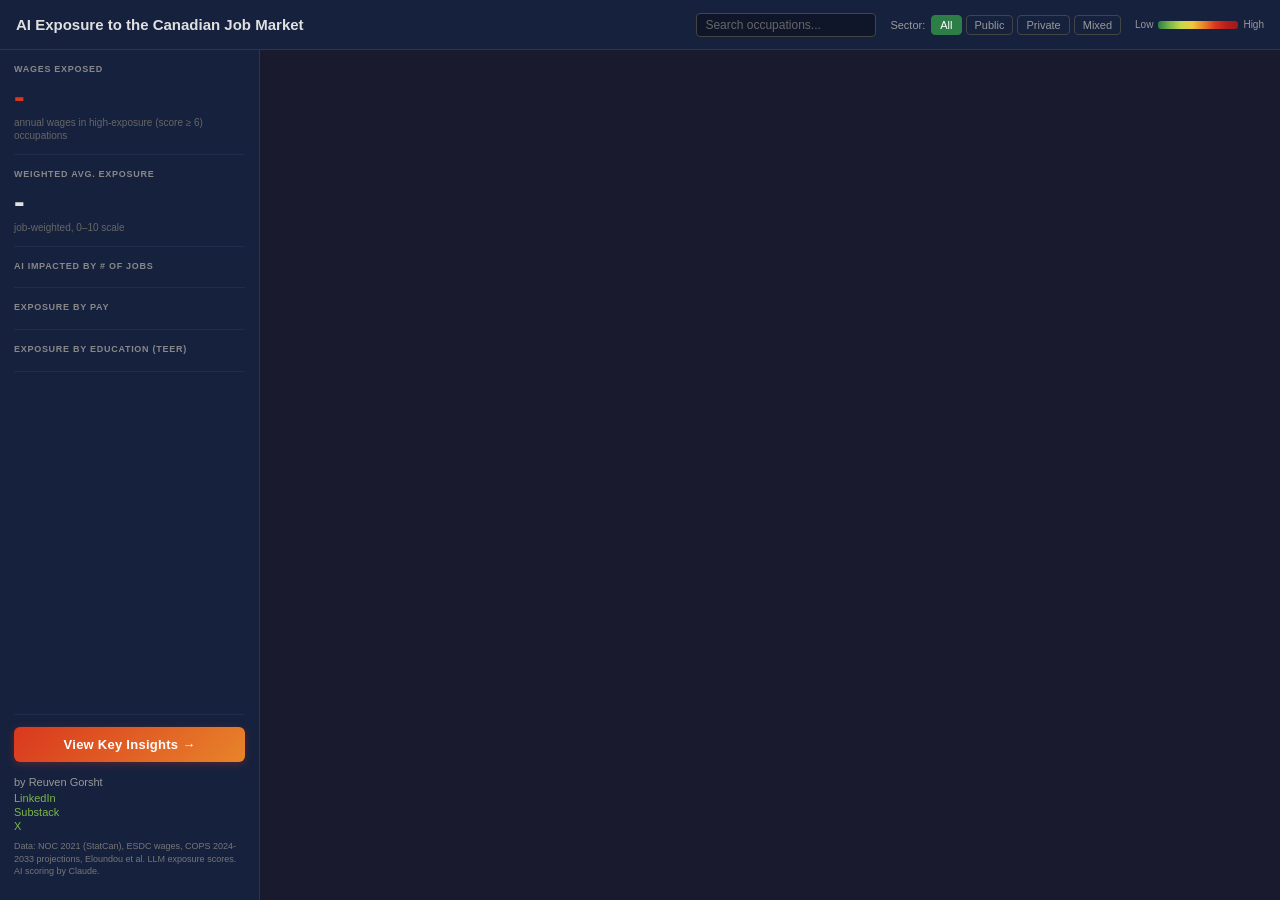
<file: site/index.html>
<!DOCTYPE html>
<html lang="en">
<head>
    <meta charset="UTF-8">
    <meta name="viewport" content="width=device-width, initial-scale=1.0">
    <title>AI Exposure to the Canadian Job Market</title>
    <link rel="stylesheet" href="style.css">
    <script src="https://d3js.org/d3.v7.min.js"></script>
</head>
<body>
    <header>
        <h1>AI Exposure to the Canadian Job Market</h1>
        <div class="controls">
            <div class="search-group">
                <input type="text" id="search" placeholder="Search occupations..." autocomplete="off">
                <div id="search-results" class="search-results"></div>
            </div>
            <div class="filter-group">
                <span class="filter-label">Sector:</span>
                <button class="filter-btn active" data-sector="all">All</button>
                <button class="filter-btn" data-sector="public">Public</button>
                <button class="filter-btn" data-sector="private">Private</button>
                <button class="filter-btn" data-sector="mixed">Mixed</button>
            </div>
            <div class="legend">
                <span class="legend-label">Low</span>
                <div class="legend-gradient"></div>
                <span class="legend-label">High</span>
            </div>
        </div>
    </header>
    <div class="main-layout">
        <aside id="sidebar" class="sidebar">
            <div class="sidebar-section">
                <div class="stat-label">WAGES EXPOSED</div>
                <div class="stat-big stat-red" id="stat-wages">-</div>
                <div class="stat-sub" id="stat-wages-sub">annual wages in high-exposure (score &ge; 6) occupations</div>
            </div>
            <div class="sidebar-section">
                <div class="stat-label">WEIGHTED AVG. EXPOSURE</div>
                <div class="stat-big" id="stat-avg">-</div>
                <div class="stat-sub">job-weighted, 0&ndash;10 scale</div>
            </div>
            <div class="sidebar-section">
                <div class="stat-label">AI IMPACTED BY # OF JOBS</div>
                <div id="breakdown"></div>
            </div>
            <div class="sidebar-section">
                <div class="stat-label">EXPOSURE BY PAY</div>
                <div id="exposure-pay"></div>
            </div>
            <div class="sidebar-section">
                <div class="stat-label">EXPOSURE BY EDUCATION (TEER)</div>
                <div id="exposure-teer"></div>
            </div>
            <div class="sidebar-footer">
                <a href="insights.html" class="insights-link">View Key Insights &rarr;</a>
                <div class="footer-author">by Reuven Gorsht</div>
                <div class="footer-links">
                    <a href="https://www.linkedin.com/in/rgorsht/" target="_blank" rel="noopener">LinkedIn</a>
                    <a href="https://reuvengorsht.substack.com/" target="_blank" rel="noopener">Substack</a>
                    <a href="https://x.com/reuvengorsht" target="_blank" rel="noopener">X</a>
                </div>
                <div class="footer-sources">Data: NOC 2021 (StatCan), ESDC wages, COPS 2024-2033 projections, Eloundou et al. LLM exposure scores. AI scoring by Claude.</div>
            </div>
        </aside>
        <div id="treemap"></div>
    </div>
    <div id="tooltip" class="tooltip"></div>
    <script>
        const sidebarW = 260;
        const headerH = 50;
        function getTreemapSize() {
            const container = document.getElementById("treemap");
            const w = container.clientWidth;
            const h = container.clientHeight;
            // Fallback if container hasn't been laid out yet
            return {
                w: w > 0 ? w : Math.max(window.innerWidth - sidebarW - 1, 400),
                h: h > 0 ? h : Math.max(window.innerHeight - headerH, 400)
            };
        }
        let width = Math.max(window.innerWidth - sidebarW - 1, 400);
        let height = Math.max(window.innerHeight - headerH, 400);

        const colorScale = d3.scaleSequential()
            .domain([0, 10])
            .interpolator(d3.interpolateRgbBasis(["#2d7d46", "#7ab648", "#c4d84a", "#f0c93a", "#e8842a", "#d9381e", "#b91c1c", "#991b1b"]));

        const fmt = d3.format("$,.0f");
        const fmtB = v => {
            if (v >= 1e12) return "$" + (v/1e12).toFixed(1) + "T";
            if (v >= 1e9) return "$" + (v/1e9).toFixed(1) + "B";
            if (v >= 1e6) return "$" + (v/1e6).toFixed(0) + "M";
            return "$" + d3.format(",.0f")(v);
        };
        const fmtM = v => {
            if (v >= 1e6) return (v/1e6).toFixed(1) + "M";
            if (v >= 1e3) return (v/1e3).toFixed(0) + "K";
            return v.toString();
        };
        const pct = d3.format(".0%");

        const tooltip = d3.select("#tooltip");
        const timelineLabels = {"0-2yr": "0-2 years", "2-3yr": "2-3 years", "3+yr": "3+ years"};
        const teerLabels = {
            1: "University degree",
            2: "College/apprentice 2yr+",
            3: "College/apprentice <2yr",
            4: "High school",
            5: "No formal education"
        };
        const payBuckets = [
            { label: "<$35K", min: 0, max: 35000 },
            { label: "$35\u201350K", min: 35000, max: 50000 },
            { label: "$50\u201375K", min: 50000, max: 75000 },
            { label: "$75\u2013100K", min: 75000, max: 100000 },
            { label: "$100K+", min: 100000, max: Infinity },
        ];

        let allData = [];
        let totalPayrollAll = 0;  // computed once from full dataset
        let totalJobsAll = 0;
        let activeTimeline = "all";
        let activeSector = "all";
        let highlightedNoc = null;

        function buildTooltipHtml(dd) {
            const empStr = dd.employment ? fmtM(dd.employment) + " workers" : "";
            return `
                <strong>${dd.title}</strong><br>
                <span class="tt-dim">NOC ${dd.noc}${empStr ? " \u00b7 " + empStr : ""}</span><br>
                AI Exposure: <strong>${dd.ai_score}/10</strong><br>
                ${dd.ai_rationale ? `<span class="tt-dim">${dd.ai_rationale}</span><br>` : ""}
                AI Impact Timeline: <strong>${timelineLabels[dd.timeline] || dd.timeline}</strong><br>
                <span class="tt-dim">LLM Exposure \u2014
                    \u03b1 (LLM alone): ${pct(dd.alpha || 0)}
                    \u03b2 (LLM + tools): ${pct(dd.beta || 0)}
                    \u03b3 (LLM + full tooling): ${pct(dd.gamma || 0)}</span><br>
                ${dd.outlook ? `Demand Outlook: ${dd.outlook}<br>` : ""}
                Median Wage: ${dd.wage_median ? fmt(dd.wage_median) : "N/A"}<br>
                <span class="tt-dim">Range: ${dd.wage_low ? fmt(dd.wage_low) : "?"} \u2013 ${dd.wage_high ? fmt(dd.wage_high) : "?"}</span>
            `;
        }

        function updateSidebar(data) {
            const withEmp = data.filter(d => d.employment);
            const totalJobs = d3.sum(withEmp, d => d.employment);
            const weightedAvg = totalJobs > 0
                ? d3.sum(withEmp, d => d.employment * d.ai_score) / totalJobs
                : 0;

            // Wages exposed (score >= 6), % always relative to total Canadian payroll
            const highExp = withEmp.filter(d => d.ai_score >= 6 && d.wage_median);
            const wagesExposed = d3.sum(highExp, d => d.employment * d.wage_median);
            const wagesPct = totalPayrollAll > 0 ? (wagesExposed / totalPayrollAll * 100).toFixed(0) : 0;

            document.getElementById("stat-wages").textContent = fmtB(wagesExposed);
            document.getElementById("stat-wages-sub").innerHTML =
                `<span class="stat-highlight">${wagesPct}% of total Canadian payroll</span><br>in high-exposure (score \u2265 6) occupations`;


            const avgEl = document.getElementById("stat-avg");
            avgEl.textContent = weightedAvg.toFixed(1);
            avgEl.style.color = colorScale(weightedAvg);

            // Breakdown by # of jobs
            const breakdownEl = document.getElementById("breakdown");
            breakdownEl.innerHTML = "";
            const levels = [
                { label: "Minimal (0-1)", min: 0, max: 1.5, color: "#2d7d46" },
                { label: "Low (2-3)", min: 1.5, max: 3.5, color: "#7ab648" },
                { label: "Moderate (4-5)", min: 3.5, max: 5.5, color: "#c4d84a" },
                { label: "High (6-7)", min: 5.5, max: 7.5, color: "#e8842a" },
                { label: "Very high (8-10)", min: 7.5, max: 10.5, color: "#d9381e" },
            ];
            levels.forEach(l => {
                const jobs = d3.sum(withEmp.filter(d => d.ai_score >= l.min && d.ai_score < l.max), d => d.employment);
                const pctVal = totalJobs > 0 ? (jobs / totalJobs * 100).toFixed(0) : 0;
                const row = document.createElement("div");
                row.className = "breakdown-row";
                row.innerHTML = `<span class="bd-dot" style="background:${l.color}"></span>
                    <span class="bd-label">${l.label}</span>
                    <span class="bd-value">${fmtM(jobs)}</span>
                    <span class="bd-pct">${pctVal}%</span>`;
                breakdownEl.appendChild(row);
            });

            // Exposure by pay
            const payEl = document.getElementById("exposure-pay");
            payEl.innerHTML = "";
            payBuckets.forEach(b => {
                const bucket = withEmp.filter(d => d.wage_median && d.wage_median >= b.min && d.wage_median < b.max);
                const bJobs = d3.sum(bucket, d => d.employment);
                const avg = bJobs > 0 ? d3.sum(bucket, d => d.employment * d.ai_score) / bJobs : 0;
                const row = document.createElement("div");
                row.className = "bar-row";
                row.innerHTML = `<span class="bar-label">${b.label}</span>
                    <div class="bar-track"><div class="bar-fill" style="width:${avg*10}%;background:${colorScale(avg)}"></div></div>
                    <span class="bar-value">${avg.toFixed(1)}</span>`;
                payEl.appendChild(row);
            });

            // Exposure by TEER (no management/0)
            const teerEl = document.getElementById("exposure-teer");
            teerEl.innerHTML = "";
            [1, 2, 3, 4, 5].forEach(t => {
                const bucket = withEmp.filter(d => d.teer === t);
                const bJobs = d3.sum(bucket, d => d.employment);
                const avg = bJobs > 0 ? d3.sum(bucket, d => d.employment * d.ai_score) / bJobs : 0;
                const row = document.createElement("div");
                row.className = "bar-row";
                row.innerHTML = `<span class="bar-label">${teerLabels[t]}</span>
                    <div class="bar-track"><div class="bar-fill" style="width:${avg*10}%;background:${colorScale(avg)}"></div></div>
                    <span class="bar-value">${avg.toFixed(1)}</span>`;
                teerEl.appendChild(row);
            });
        }

        function render(data) {
            d3.select("#treemap").selectAll("*").remove();
            updateSidebar(data);

            // Re-measure container to avoid overflow
            const size = getTreemapSize();
            width = size.w;
            height = size.h;

            if (data.length === 0) {
                d3.select("#treemap").append("p")
                    .attr("class", "empty-msg")
                    .text("No occupations match this filter.");
                return;
            }

            const grouped = d3.group(data, d => d.broad_category_name);
            const root = d3.hierarchy({
                name: "All Occupations",
                children: Array.from(grouped, ([key, values]) => ({
                    name: key,
                    children: values
                }))
            })
            .sum(d => d.employment || 1000)
            .sort((a, b) => b.value - a.value);

            d3.treemap()
                .size([width, height])
                .padding(1)
                .paddingTop(18)
                .round(true)(root);

            const svg = d3.select("#treemap")
                .append("svg")
                .attr("width", width)
                .attr("height", height);

            const groups = svg.selectAll("g.group")
                .data(root.children)
                .join("g")
                .attr("class", "group");

            groups.append("rect")
                .attr("x", d => d.x0)
                .attr("y", d => d.y0)
                .attr("width", d => d.x1 - d.x0)
                .attr("height", d => d.y1 - d.y0)
                .attr("fill", "none")
                .attr("stroke", "#333")
                .attr("stroke-width", 1.5);

            groups.append("text")
                .attr("x", d => d.x0 + 3)
                .attr("y", d => d.y0 + 13)
                .text(d => {
                    const w = d.x1 - d.x0;
                    if (w < 60) return "";
                    const maxChars = Math.floor(w / 6);
                    const name = d.data.name;
                    return name.length > maxChars ? name.slice(0, maxChars - 1) + "\u2026" : name;
                })
                .attr("class", "group-label");

            const leaves = svg.selectAll("g.leaf")
                .data(root.leaves())
                .join("g")
                .attr("class", "leaf")
                .attr("transform", d => `translate(${d.x0},${d.y0})`);

            leaves.append("rect")
                .attr("id", d => `tile-${d.data.noc}`)
                .attr("width", d => d.x1 - d.x0)
                .attr("height", d => d.y1 - d.y0)
                .attr("fill", d => colorScale(d.data.ai_score))
                .attr("stroke", "#fff")
                .attr("stroke-width", d => d.data.noc === highlightedNoc ? 3 : 0.5)
                .on("mouseover", (event, d) => {
                    tooltip.style("display", "block").html(buildTooltipHtml(d.data));
                })
                .on("mousemove", (event) => {
                    const ttNode = tooltip.node();
                    const ttW = ttNode.offsetWidth || 420;
                    const ttH = ttNode.offsetHeight || 200;
                    const winW = window.innerWidth;
                    const winH = window.innerHeight;

                    let left = event.pageX + 15;
                    let top = event.pageY - 10;

                    // Flip left if tooltip would go off right edge
                    if (left + ttW > winW - 10) {
                        left = event.pageX - ttW - 15;
                    }
                    // Flip up if tooltip would go off bottom edge
                    if (top + ttH > winH - 10) {
                        top = event.pageY - ttH - 10;
                    }

                    tooltip
                        .style("left", left + "px")
                        .style("top", top + "px");
                })
                .on("mouseout", () => {
                    tooltip.style("display", "none");
                });

            leaves.append("text")
                .attr("x", 3)
                .attr("y", 12)
                .text(d => {
                    const w = d.x1 - d.x0;
                    const h = d.y1 - d.y0;
                    if (w < 36 || h < 14) return "";
                    const maxChars = Math.floor(w / 6);
                    const title = d.data.title;
                    return title.length > maxChars ? title.slice(0, maxChars - 1) + "\u2026" : title;
                })
                .attr("class", "tile-label");

            if (highlightedNoc) {
                const tile = d3.select(`#tile-${highlightedNoc}`);
                if (!tile.empty()) {
                    tile.attr("stroke", "#fff").attr("stroke-width", 3);
                    const leaf = tile.datum();
                    if (leaf) {
                        tooltip.style("display", "block")
                            .html(buildTooltipHtml(leaf.data))
                            .style("left", ((leaf.x0 + leaf.x1) / 2 + sidebarW + 15) + "px")
                            .style("top", ((leaf.y0 + leaf.y1) / 2 + headerH + 10) + "px");
                    }
                }
            }
        }

        function updateView() {
            let filtered = allData;
            if (activeTimeline !== "all") {
                filtered = filtered.filter(d => d.timeline === activeTimeline);
            }
            if (activeSector !== "all") {
                filtered = filtered.filter(d => d.sector === activeSector);
            }
            render(filtered);
        }

        // Sector filter buttons
        document.querySelectorAll("[data-sector]").forEach(btn => {
            btn.addEventListener("click", () => {
                document.querySelectorAll("[data-sector]").forEach(b => b.classList.remove("active"));
                btn.classList.add("active");
                activeSector = btn.dataset.sector;
                highlightedNoc = null;
                updateView();
            });
        });

        // Search
        const searchInput = document.getElementById("search");
        const searchResults = document.getElementById("search-results");

        searchInput.addEventListener("input", () => {
            const q = searchInput.value.trim().toLowerCase();
            searchResults.innerHTML = "";
            if (q.length < 2) { searchResults.style.display = "none"; return; }

            const matches = allData
                .filter(d => d.title.toLowerCase().includes(q) || d.noc.includes(q))
                .slice(0, 10);
            if (matches.length === 0) { searchResults.style.display = "none"; return; }

            matches.forEach(d => {
                const div = document.createElement("div");
                div.className = "search-result-item";
                div.innerHTML = `<span class="sr-title">${d.title}</span> <span class="sr-meta">NOC ${d.noc} \u00b7 ${d.ai_score}/10 \u00b7 ${timelineLabels[d.timeline] || d.timeline}</span>`;
                div.addEventListener("click", () => {
                    highlightedNoc = d.noc;
                    searchInput.value = d.title;
                    searchResults.style.display = "none";
                    document.querySelectorAll("[data-sector]").forEach(b => b.classList.remove("active"));
                    document.querySelector('[data-sector="all"]').classList.add("active");
                    activeSector = "all";
                    activeTimeline = "all";
                    updateView();
                });
                searchResults.appendChild(div);
            });
            searchResults.style.display = "block";
        });

        document.addEventListener("click", (e) => {
            if (!e.target.closest(".search-group")) searchResults.style.display = "none";
        });

        searchInput.addEventListener("keydown", (e) => {
            if (e.key === "Escape") {
                searchInput.value = "";
                searchResults.style.display = "none";
                highlightedNoc = null;
                tooltip.style("display", "none");
                updateView();
            }
        });

        d3.json("data.json").then(data => {
            allData = data;
            // Compute global totals once from full dataset
            const withEmp = data.filter(d => d.employment);
            totalPayrollAll = d3.sum(withEmp.filter(d => d.wage_median), d => d.employment * d.wage_median);
            totalJobsAll = d3.sum(withEmp, d => d.employment);
            // Wait for layout to be fully computed before rendering
            requestAnimationFrame(() => {
                requestAnimationFrame(() => render(data));
            });
        });
    </script>
</body>
</html>
</file>
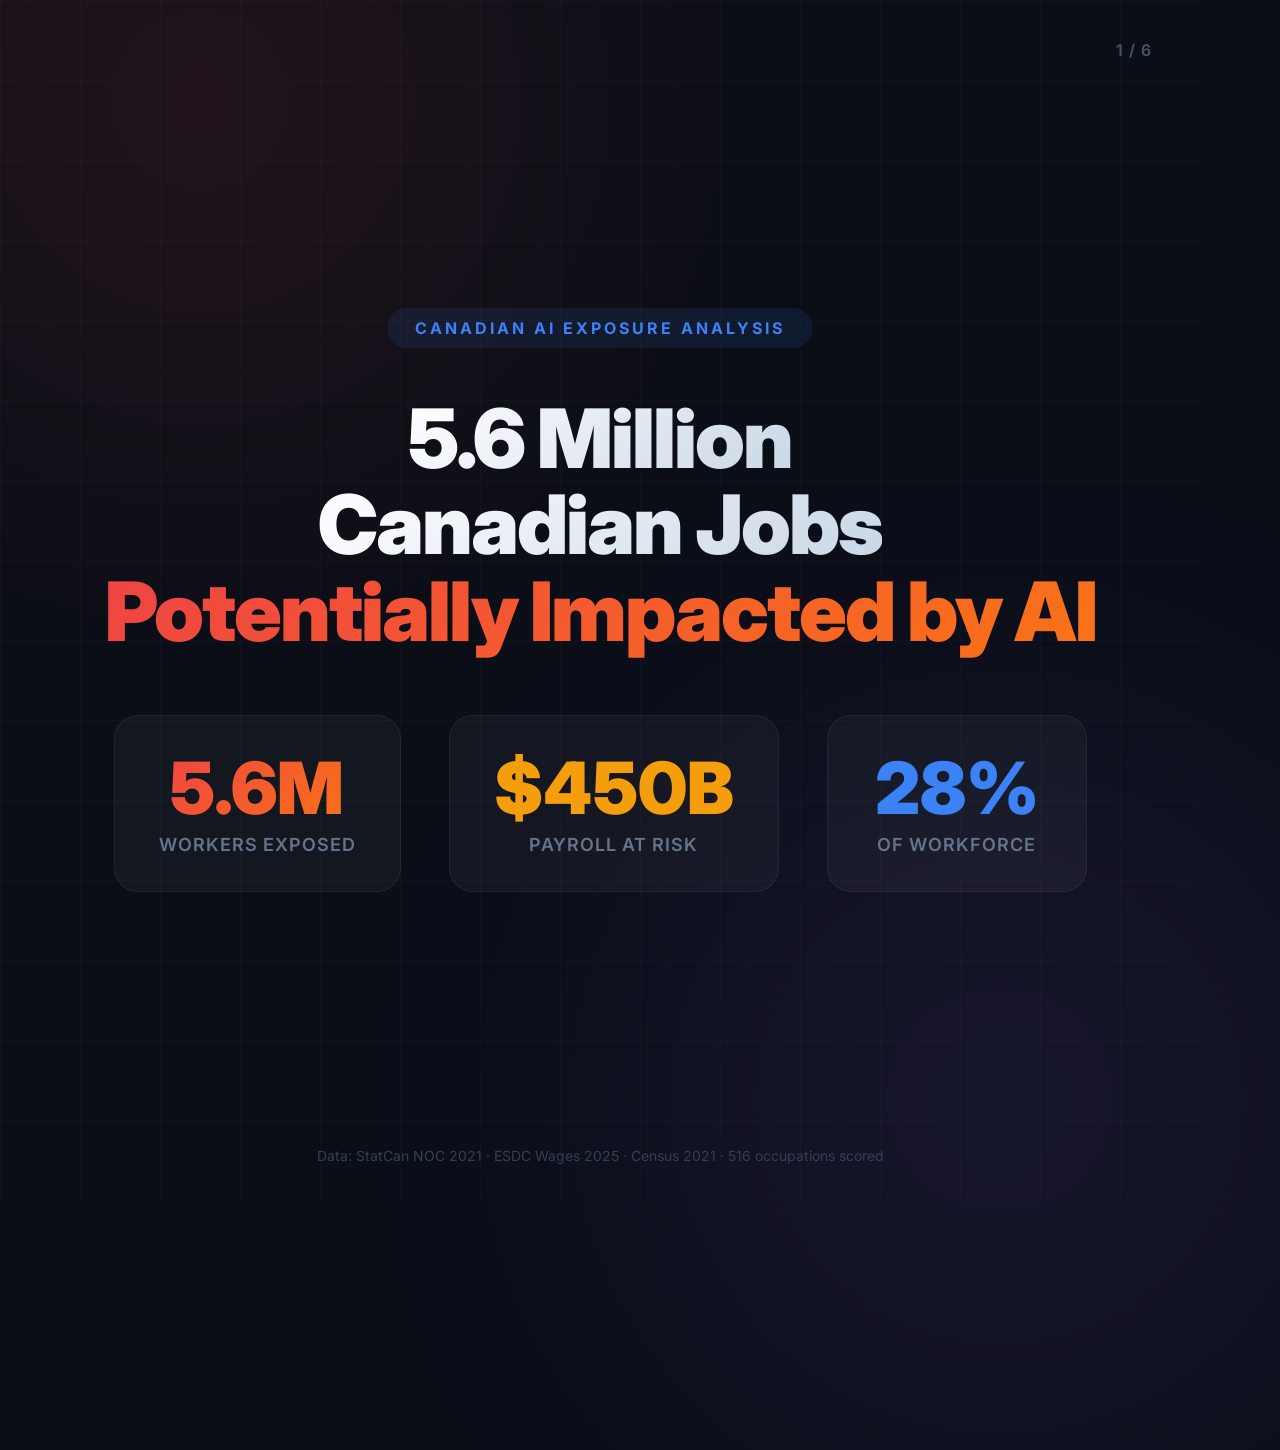
<file: site/card1-hero.html>
<!DOCTYPE html>
<html lang="en">
<head>
<meta charset="UTF-8">
<style>
  @import url('https://fonts.googleapis.com/css2?family=Inter:wght@300;400;500;600;700;800;900&display=swap');
  * { margin: 0; padding: 0; box-sizing: border-box; }
  body {
    width: 1200px; height: 1200px;
    font-family: 'Inter', -apple-system, sans-serif;
    background: #0a0e17;
    color: #e2e8f0;
    overflow: hidden;
    display: flex;
    flex-direction: column;
    align-items: center;
    justify-content: center;
    position: relative;
  }
  body::before {
    content: '';
    position: absolute;
    inset: 0;
    background-image:
      linear-gradient(rgba(255,255,255,0.018) 1px, transparent 1px),
      linear-gradient(90deg, rgba(255,255,255,0.018) 1px, transparent 1px);
    background-size: 80px 80px;
  }
  .glow {
    position: absolute;
    width: 700px; height: 700px;
    border-radius: 50%;
    filter: blur(150px);
    opacity: 0.1;
  }
  .glow-1 { background: #ef4444; top: -250px; left: -150px; }
  .glow-2 { background: #8b5cf6; bottom: -250px; right: -150px; }

  .content {
    position: relative; z-index: 1;
    text-align: center;
    padding: 0 80px;
  }
  .tag {
    display: inline-block;
    font-size: 16px;
    font-weight: 700;
    letter-spacing: 3px;
    text-transform: uppercase;
    color: #3b82f6;
    background: rgba(59,130,246,0.1);
    padding: 10px 28px;
    border-radius: 30px;
    margin-bottom: 48px;
  }
  h1 {
    font-size: 82px;
    font-weight: 900;
    line-height: 1.05;
    margin-bottom: 60px;
    letter-spacing: -2px;
  }
  .white {
    background: linear-gradient(135deg, #fff, #c8d6e5);
    -webkit-background-clip: text;
    -webkit-text-fill-color: transparent;
    background-clip: text;
  }
  .red {
    background: linear-gradient(135deg, #ef4444, #f97316);
    -webkit-background-clip: text;
    -webkit-text-fill-color: transparent;
    background-clip: text;
  }

  .stats-row {
    display: flex;
    justify-content: center;
    gap: 48px;
  }
  .stat {
    background: rgba(255,255,255,0.04);
    border: 1px solid rgba(255,255,255,0.06);
    border-radius: 24px;
    padding: 36px 44px;
    text-align: center;
    min-width: 260px;
  }
  .stat-value {
    font-size: 72px;
    font-weight: 900;
    line-height: 1;
  }
  .stat-value.red { color: #ef4444; }
  .stat-value.amber { color: #f59e0b; }
  .stat-value.blue { color: #3b82f6; }
  .stat-label {
    font-size: 18px;
    color: #64748b;
    font-weight: 600;
    margin-top: 10px;
    text-transform: uppercase;
    letter-spacing: 1px;
  }

  .source {
    position: absolute;
    bottom: 36px;
    left: 0; right: 0;
    text-align: center;
    font-size: 14px;
    color: #334155;
    z-index: 2;
  }
  .series {
    position: absolute;
    top: 40px;
    right: 48px;
    font-size: 16px;
    color: #475569;
    font-weight: 600;
    letter-spacing: 1px;
    z-index: 2;
  }
</style>
</head>
<body>
  <div class="glow glow-1"></div>
  <div class="glow glow-2"></div>

  <div class="series">1 / 6</div>

  <div class="content">
    <div class="tag">Canadian AI Exposure Analysis</div>
    <h1>
      <span class="white">5.6 Million</span><br>
      <span class="white">Canadian Jobs</span><br>
      <span class="red">Potentially Impacted by AI</span>
    </h1>
    <div class="stats-row">
      <div class="stat">
        <div class="stat-value red">5.6M</div>
        <div class="stat-label">Workers Exposed</div>
      </div>
      <div class="stat">
        <div class="stat-value amber">$450B</div>
        <div class="stat-label">Payroll at Risk</div>
      </div>
      <div class="stat">
        <div class="stat-value blue">28%</div>
        <div class="stat-label">Of Workforce</div>
      </div>
    </div>
  </div>

  <div class="source">Data: StatCan NOC 2021 · ESDC Wages 2025 · Census 2021 · 516 occupations scored</div>
</body>
</html>
</file>
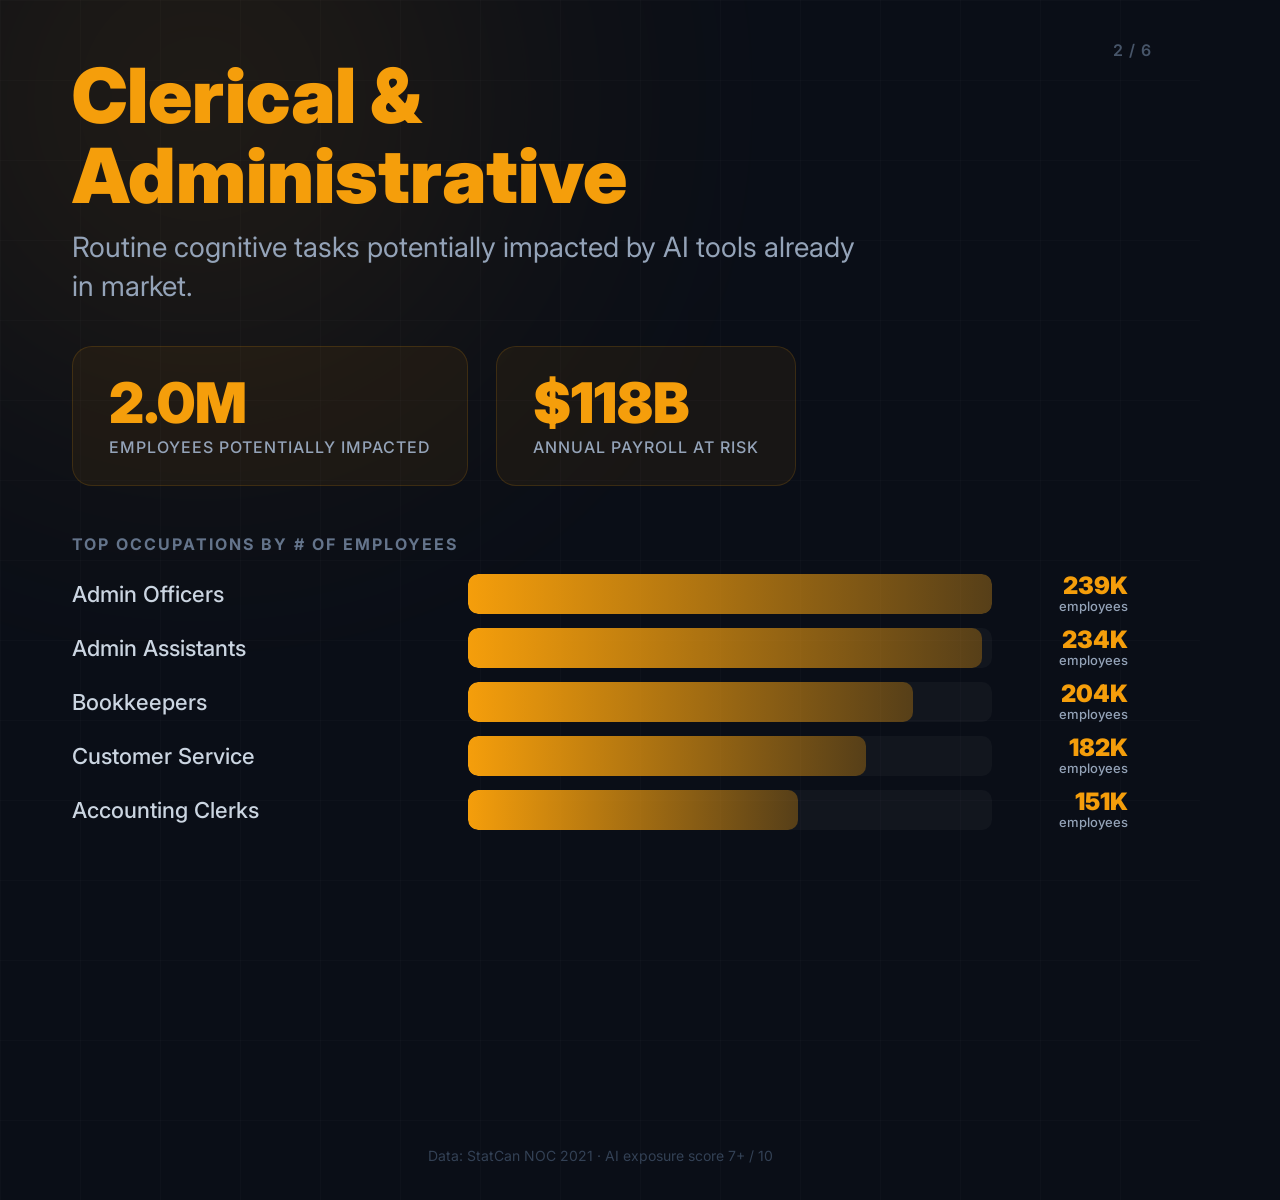
<file: site/card2-wave1.html>
<!DOCTYPE html>
<html lang="en">
<head>
<meta charset="UTF-8">
<style>
  @import url('https://fonts.googleapis.com/css2?family=Inter:wght@300;400;500;600;700;800;900&display=swap');
  * { margin: 0; padding: 0; box-sizing: border-box; }
  body {
    width: 1200px; height: 1200px;
    font-family: 'Inter', -apple-system, sans-serif;
    background: #0a0e17;
    color: #e2e8f0;
    overflow: hidden;
    position: relative;
  }
  body::before {
    content: '';
    position: absolute;
    inset: 0;
    background-image:
      linear-gradient(rgba(255,255,255,0.015) 1px, transparent 1px),
      linear-gradient(90deg, rgba(255,255,255,0.015) 1px, transparent 1px);
    background-size: 80px 80px;
  }
  .glow {
    position: absolute;
    width: 600px; height: 600px;
    border-radius: 50%;
    filter: blur(140px);
    opacity: 0.1;
    background: #f59e0b;
    top: -200px; left: -100px;
  }

  .inner {
    position: relative; z-index: 1;
    padding: 56px 72px;
    height: 100%;
    display: flex;
    flex-direction: column;
  }

  .wave-badge {
    display: inline-block;
    font-size: 18px;
    font-weight: 800;
    letter-spacing: 3px;
    text-transform: uppercase;
    color: #f59e0b;
    background: rgba(245,158,11,0.1);
    padding: 10px 24px;
    border-radius: 10px;
    margin-bottom: 24px;
    width: fit-content;
  }
  h1 {
    font-size: 76px;
    font-weight: 900;
    line-height: 1.05;
    color: #f59e0b;
    margin-bottom: 12px;
  }
  .subtitle {
    font-size: 28px;
    color: #94a3b8;
    font-weight: 400;
    margin-bottom: 40px;
    line-height: 1.4;
    max-width: 800px;
  }

  .stat-row {
    display: flex;
    gap: 28px;
    margin-bottom: 48px;
  }
  .stat-box {
    background: rgba(245,158,11,0.06);
    border: 1px solid rgba(245,158,11,0.15);
    border-radius: 20px;
    padding: 28px 36px;
  }
  .stat-box .val {
    font-size: 56px;
    font-weight: 900;
    color: #f59e0b;
    line-height: 1;
  }
  .stat-box .lbl {
    font-size: 16px;
    color: #94a3b8;
    margin-top: 6px;
    font-weight: 500;
    text-transform: uppercase;
    letter-spacing: 1px;
  }

  .jobs-title {
    font-size: 16px;
    font-weight: 700;
    color: #64748b;
    text-transform: uppercase;
    letter-spacing: 2px;
    margin-bottom: 20px;
  }

  .job-row {
    display: flex;
    align-items: center;
    margin-bottom: 14px;
  }
  .job-label {
    width: 380px;
    font-size: 22px;
    color: #cbd5e1;
    font-weight: 500;
    flex-shrink: 0;
  }
  .job-bar-track {
    flex: 1;
    height: 40px;
    background: rgba(255,255,255,0.03);
    border-radius: 10px;
    overflow: hidden;
    margin: 0 16px;
  }
  .job-bar-fill {
    height: 100%;
    background: linear-gradient(90deg, #f59e0b, rgba(245,158,11,0.3));
    border-radius: 10px;
  }
  .job-count {
    text-align: right;
    flex-shrink: 0;
    min-width: 120px;
    padding-left: 16px;
  }
  .job-count .num {
    font-size: 24px;
    font-weight: 900;
    color: #f59e0b;
    line-height: 1;
  }
  .job-count .unit {
    font-size: 13px;
    font-weight: 500;
    color: #94a3b8;
  }

  .series {
    position: absolute;
    top: 40px; right: 48px;
    font-size: 16px;
    color: #475569;
    font-weight: 600;
    letter-spacing: 1px;
    z-index: 2;
  }
  .source {
    position: absolute;
    bottom: 36px; left: 0; right: 0;
    text-align: center;
    font-size: 14px;
    color: #334155;
    z-index: 2;
  }
</style>
</head>
<body>
  <div class="glow"></div>
  <div class="series">2 / 6</div>

  <div class="inner">
    <!-- badge removed -->
    <h1>Clerical &<br>Administrative</h1>
    <div class="subtitle">Routine cognitive tasks potentially impacted by AI tools already in market.</div>

    <div class="stat-row">
      <div class="stat-box">
        <div class="val">2.0M</div>
        <div class="lbl">Employees Potentially Impacted</div>
      </div>
      <div class="stat-box">
        <div class="val">$118B</div>
        <div class="lbl">Annual Payroll at Risk</div>
      </div>
    </div>

    <div class="jobs-title">Top Occupations by # of Employees</div>

    <div class="job-row">
      <div class="job-label">Admin Officers</div>
      <div class="job-bar-track"><div class="job-bar-fill" style="width:100%"></div></div>
      <div class="job-count"><div class="num">239K</div><div class="unit">employees</div></div>
    </div>
    <div class="job-row">
      <div class="job-label">Admin Assistants</div>
      <div class="job-bar-track"><div class="job-bar-fill" style="width:98%"></div></div>
      <div class="job-count"><div class="num">234K</div><div class="unit">employees</div></div>
    </div>
    <div class="job-row">
      <div class="job-label">Bookkeepers</div>
      <div class="job-bar-track"><div class="job-bar-fill" style="width:85%"></div></div>
      <div class="job-count"><div class="num">204K</div><div class="unit">employees</div></div>
    </div>
    <div class="job-row">
      <div class="job-label">Customer Service</div>
      <div class="job-bar-track"><div class="job-bar-fill" style="width:76%"></div></div>
      <div class="job-count"><div class="num">182K</div><div class="unit">employees</div></div>
    </div>
    <div class="job-row">
      <div class="job-label">Accounting Clerks</div>
      <div class="job-bar-track"><div class="job-bar-fill" style="width:63%"></div></div>
      <div class="job-count"><div class="num">151K</div><div class="unit">employees</div></div>
    </div>
  </div>

  <div class="source">Data: StatCan NOC 2021 · AI exposure score 7+ / 10</div>
</body>
</html>
</file>
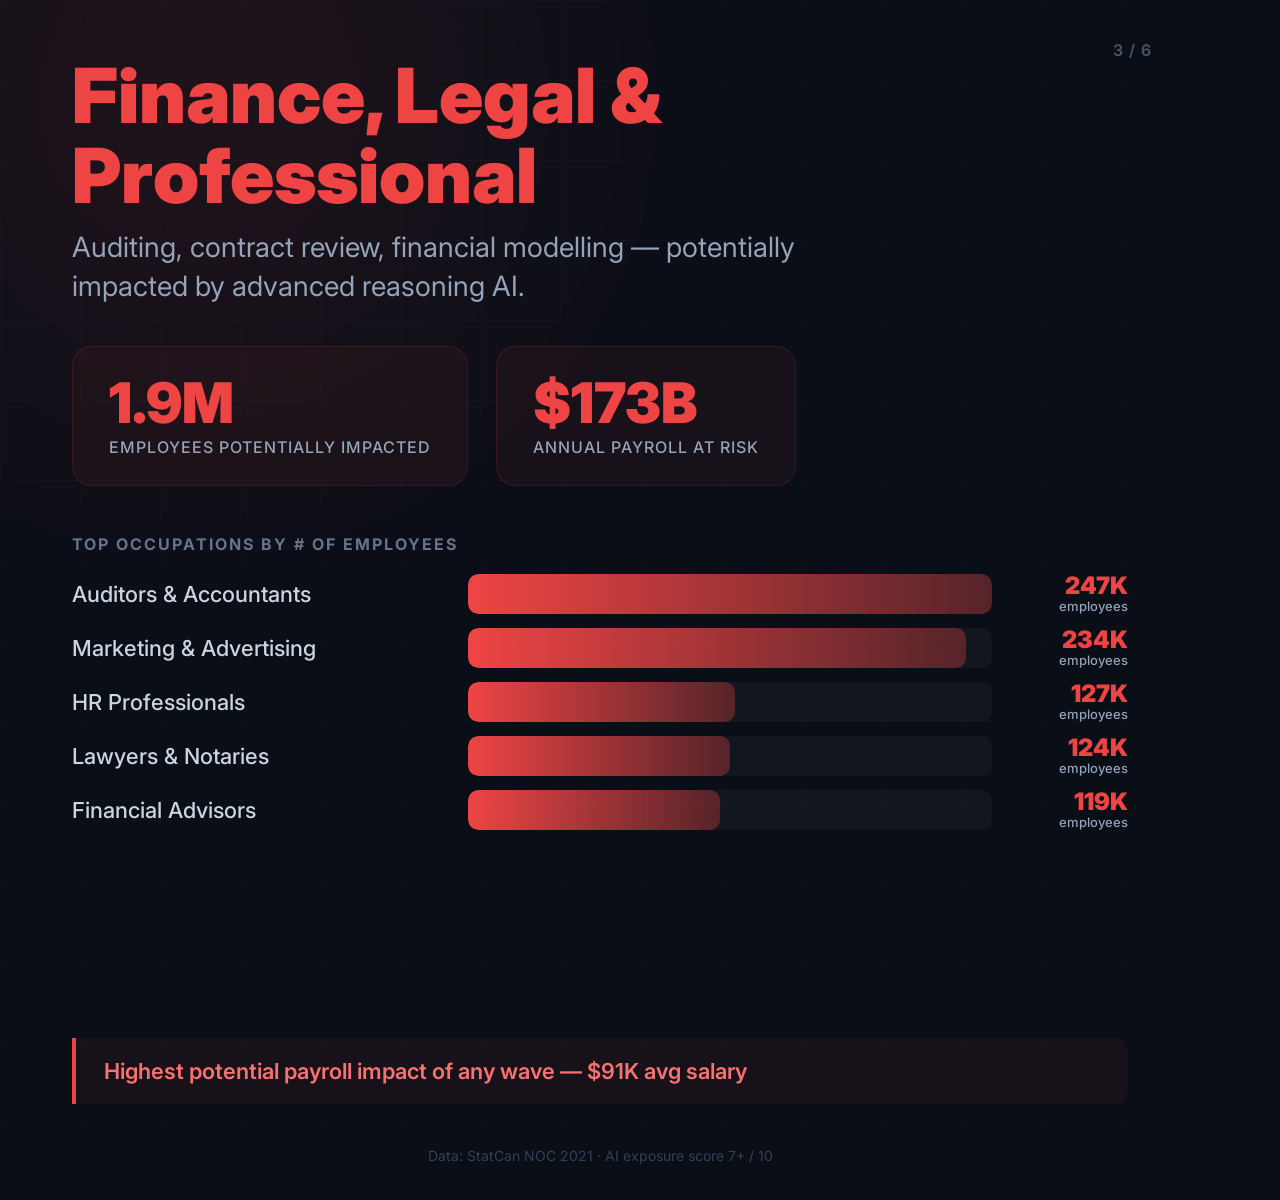
<file: site/card3-wave2.html>
<!DOCTYPE html>
<html lang="en">
<head>
<meta charset="UTF-8">
<style>
  @import url('https://fonts.googleapis.com/css2?family=Inter:wght@300;400;500;600;700;800;900&display=swap');
  * { margin: 0; padding: 0; box-sizing: border-box; }
  body {
    width: 1200px; height: 1200px;
    font-family: 'Inter', -apple-system, sans-serif;
    background: #0a0e17;
    color: #e2e8f0;
    overflow: hidden;
    position: relative;
  }
  body::before {
    content: '';
    position: absolute;
    inset: 0;
    background-image:
      linear-gradient(rgba(255,255,255,0.015) 1px, transparent 1px),
      linear-gradient(90deg, rgba(255,255,255,0.015) 1px, transparent 1px);
    background-size: 80px 80px;
  }
  .glow {
    position: absolute;
    width: 600px; height: 600px;
    border-radius: 50%;
    filter: blur(140px);
    opacity: 0.1;
    background: #ef4444;
    top: -200px; left: -100px;
  }

  .inner {
    position: relative; z-index: 1;
    padding: 56px 72px;
    height: 100%;
    display: flex;
    flex-direction: column;
  }

  .wave-badge {
    display: inline-block;
    font-size: 18px;
    font-weight: 800;
    letter-spacing: 3px;
    text-transform: uppercase;
    color: #ef4444;
    background: rgba(239,68,68,0.1);
    padding: 10px 24px;
    border-radius: 10px;
    margin-bottom: 24px;
    width: fit-content;
  }
  h1 {
    font-size: 76px;
    font-weight: 900;
    line-height: 1.05;
    color: #ef4444;
    margin-bottom: 12px;
  }
  .subtitle {
    font-size: 28px;
    color: #94a3b8;
    font-weight: 400;
    margin-bottom: 40px;
    line-height: 1.4;
    max-width: 800px;
  }

  .stat-row {
    display: flex;
    gap: 28px;
    margin-bottom: 48px;
  }
  .stat-box {
    background: rgba(239,68,68,0.06);
    border: 1px solid rgba(239,68,68,0.15);
    border-radius: 20px;
    padding: 28px 36px;
  }
  .stat-box .val {
    font-size: 56px;
    font-weight: 900;
    color: #ef4444;
    line-height: 1;
  }
  .stat-box .lbl {
    font-size: 16px;
    color: #94a3b8;
    margin-top: 6px;
    font-weight: 500;
    text-transform: uppercase;
    letter-spacing: 1px;
  }

  .jobs-title {
    font-size: 16px;
    font-weight: 700;
    color: #64748b;
    text-transform: uppercase;
    letter-spacing: 2px;
    margin-bottom: 20px;
  }

  .job-row {
    display: flex;
    align-items: center;
    margin-bottom: 14px;
  }
  .job-label {
    width: 380px;
    font-size: 22px;
    color: #cbd5e1;
    font-weight: 500;
    flex-shrink: 0;
  }
  .job-bar-track {
    flex: 1;
    height: 40px;
    background: rgba(255,255,255,0.03);
    border-radius: 10px;
    overflow: hidden;
    margin: 0 16px;
  }
  .job-bar-fill {
    height: 100%;
    background: linear-gradient(90deg, #ef4444, rgba(239,68,68,0.3));
    border-radius: 10px;
  }
  .job-count {
    text-align: right;
    flex-shrink: 0;
    min-width: 120px;
    padding-left: 16px;
  }
  .job-count .num {
    font-size: 24px;
    font-weight: 900;
    color: #ef4444;
    line-height: 1;
  }
  .job-count .unit {
    font-size: 13px;
    font-weight: 500;
    color: #94a3b8;
  }

  .callout {
    margin-top: auto;
    margin-bottom: 40px;
    padding: 20px 28px;
    background: rgba(239,68,68,0.06);
    border-left: 4px solid #ef4444;
    border-radius: 0 14px 14px 0;
    font-size: 22px;
    color: #f87171;
    font-weight: 600;
  }

  .series {
    position: absolute;
    top: 40px; right: 48px;
    font-size: 16px;
    color: #475569;
    font-weight: 600;
    letter-spacing: 1px;
    z-index: 2;
  }
  .source {
    position: absolute;
    bottom: 36px; left: 0; right: 0;
    text-align: center;
    font-size: 14px;
    color: #334155;
    z-index: 2;
  }
</style>
</head>
<body>
  <div class="glow"></div>
  <div class="series">3 / 6</div>

  <div class="inner">
    <!-- badge removed -->
    <h1>Finance, Legal &<br>Professional</h1>
    <div class="subtitle">Auditing, contract review, financial modelling — potentially impacted by advanced reasoning AI.</div>

    <div class="stat-row">
      <div class="stat-box">
        <div class="val">1.9M</div>
        <div class="lbl">Employees Potentially Impacted</div>
      </div>
      <div class="stat-box">
        <div class="val">$173B</div>
        <div class="lbl">Annual Payroll at Risk</div>
      </div>
    </div>

    <div class="jobs-title">Top Occupations by # of Employees</div>

    <div class="job-row">
      <div class="job-label">Auditors & Accountants</div>
      <div class="job-bar-track"><div class="job-bar-fill" style="width:100%"></div></div>
      <div class="job-count"><div class="num">247K</div><div class="unit">employees</div></div>
    </div>
    <div class="job-row">
      <div class="job-label">Marketing & Advertising</div>
      <div class="job-bar-track"><div class="job-bar-fill" style="width:95%"></div></div>
      <div class="job-count"><div class="num">234K</div><div class="unit">employees</div></div>
    </div>
    <div class="job-row">
      <div class="job-label">HR Professionals</div>
      <div class="job-bar-track"><div class="job-bar-fill" style="width:51%"></div></div>
      <div class="job-count"><div class="num">127K</div><div class="unit">employees</div></div>
    </div>
    <div class="job-row">
      <div class="job-label">Lawyers & Notaries</div>
      <div class="job-bar-track"><div class="job-bar-fill" style="width:50%"></div></div>
      <div class="job-count"><div class="num">124K</div><div class="unit">employees</div></div>
    </div>
    <div class="job-row">
      <div class="job-label">Financial Advisors</div>
      <div class="job-bar-track"><div class="job-bar-fill" style="width:48%"></div></div>
      <div class="job-count"><div class="num">119K</div><div class="unit">employees</div></div>
    </div>

    <div class="callout">Highest potential payroll impact of any wave — $91K avg salary</div>
  </div>

  <div class="source">Data: StatCan NOC 2021 · AI exposure score 7+ / 10</div>
</body>
</html>
</file>
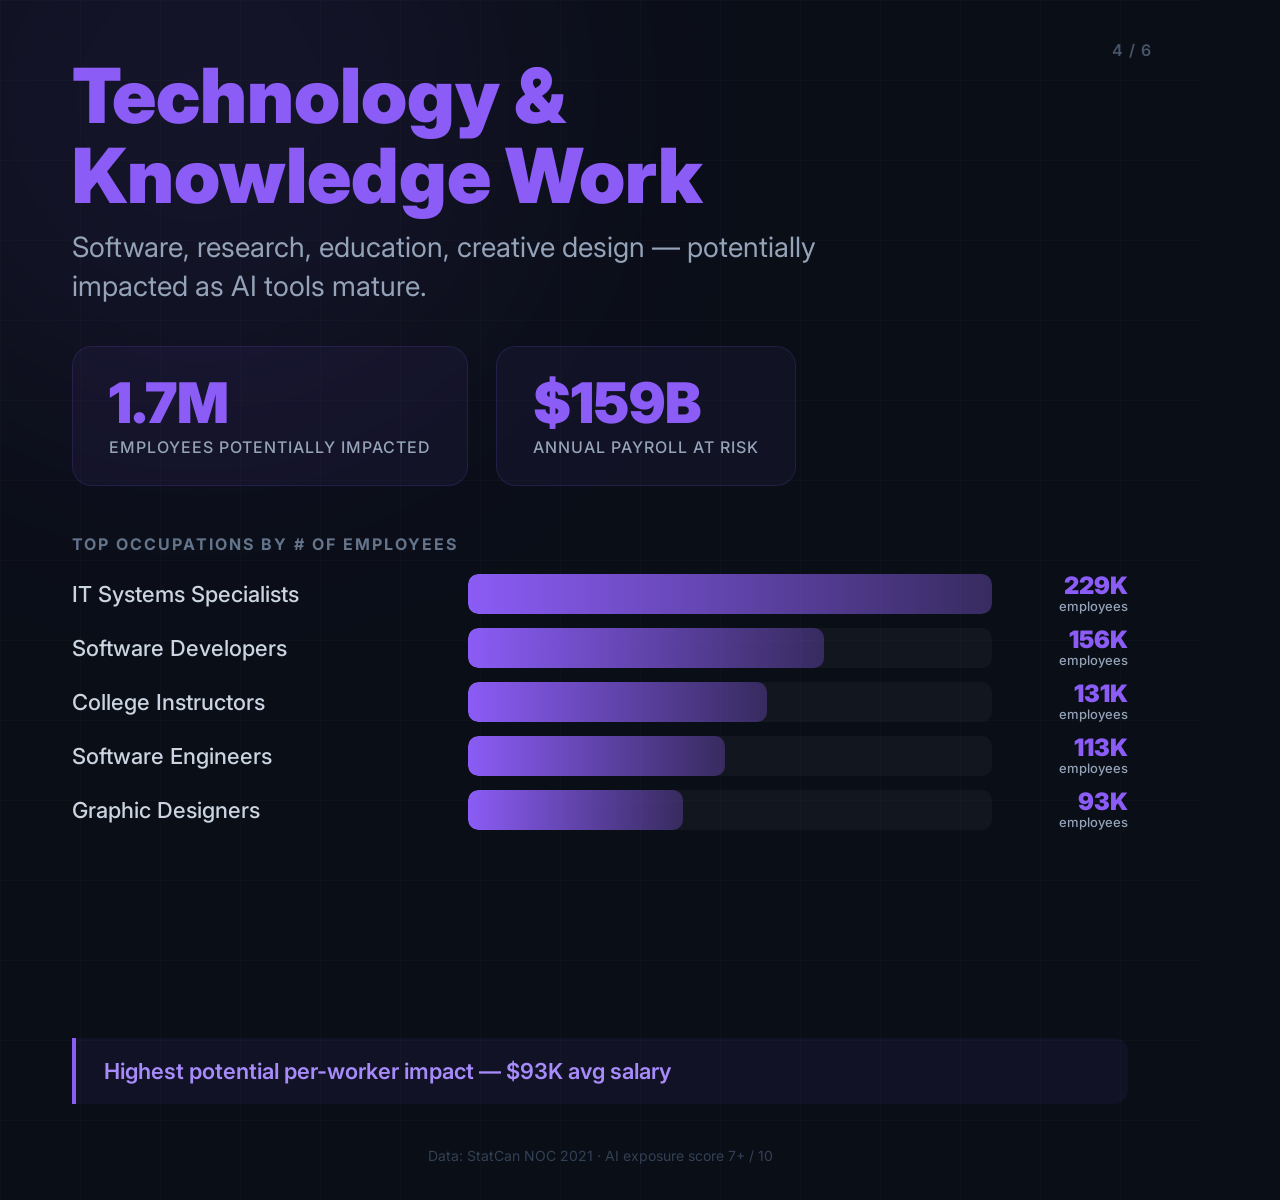
<file: site/card4-wave3.html>
<!DOCTYPE html>
<html lang="en">
<head>
<meta charset="UTF-8">
<style>
  @import url('https://fonts.googleapis.com/css2?family=Inter:wght@300;400;500;600;700;800;900&display=swap');
  * { margin: 0; padding: 0; box-sizing: border-box; }
  body {
    width: 1200px; height: 1200px;
    font-family: 'Inter', -apple-system, sans-serif;
    background: #0a0e17;
    color: #e2e8f0;
    overflow: hidden;
    position: relative;
  }
  body::before {
    content: '';
    position: absolute;
    inset: 0;
    background-image:
      linear-gradient(rgba(255,255,255,0.015) 1px, transparent 1px),
      linear-gradient(90deg, rgba(255,255,255,0.015) 1px, transparent 1px);
    background-size: 80px 80px;
  }
  .glow {
    position: absolute;
    width: 600px; height: 600px;
    border-radius: 50%;
    filter: blur(140px);
    opacity: 0.1;
    background: #8b5cf6;
    top: -200px; left: -100px;
  }

  .inner {
    position: relative; z-index: 1;
    padding: 56px 72px;
    height: 100%;
    display: flex;
    flex-direction: column;
  }

  .wave-badge {
    display: inline-block;
    font-size: 18px;
    font-weight: 800;
    letter-spacing: 3px;
    text-transform: uppercase;
    color: #8b5cf6;
    background: rgba(139,92,246,0.1);
    padding: 10px 24px;
    border-radius: 10px;
    margin-bottom: 24px;
    width: fit-content;
  }
  h1 {
    font-size: 76px;
    font-weight: 900;
    line-height: 1.05;
    color: #8b5cf6;
    margin-bottom: 12px;
  }
  .subtitle {
    font-size: 28px;
    color: #94a3b8;
    font-weight: 400;
    margin-bottom: 40px;
    line-height: 1.4;
    max-width: 800px;
  }

  .stat-row {
    display: flex;
    gap: 28px;
    margin-bottom: 48px;
  }
  .stat-box {
    background: rgba(139,92,246,0.06);
    border: 1px solid rgba(139,92,246,0.15);
    border-radius: 20px;
    padding: 28px 36px;
  }
  .stat-box .val {
    font-size: 56px;
    font-weight: 900;
    color: #8b5cf6;
    line-height: 1;
  }
  .stat-box .lbl {
    font-size: 16px;
    color: #94a3b8;
    margin-top: 6px;
    font-weight: 500;
    text-transform: uppercase;
    letter-spacing: 1px;
  }

  .jobs-title {
    font-size: 16px;
    font-weight: 700;
    color: #64748b;
    text-transform: uppercase;
    letter-spacing: 2px;
    margin-bottom: 20px;
  }

  .job-row {
    display: flex;
    align-items: center;
    margin-bottom: 14px;
  }
  .job-label {
    width: 380px;
    font-size: 22px;
    color: #cbd5e1;
    font-weight: 500;
    flex-shrink: 0;
  }
  .job-bar-track {
    flex: 1;
    height: 40px;
    background: rgba(255,255,255,0.03);
    border-radius: 10px;
    overflow: hidden;
    margin: 0 16px;
  }
  .job-bar-fill {
    height: 100%;
    background: linear-gradient(90deg, #8b5cf6, rgba(139,92,246,0.3));
    border-radius: 10px;
  }
  .job-count {
    text-align: right;
    flex-shrink: 0;
    min-width: 120px;
    padding-left: 16px;
  }
  .job-count .num {
    font-size: 24px;
    font-weight: 900;
    color: #8b5cf6;
    line-height: 1;
  }
  .job-count .unit {
    font-size: 13px;
    font-weight: 500;
    color: #94a3b8;
  }

  .callout {
    margin-top: auto;
    margin-bottom: 40px;
    padding: 20px 28px;
    background: rgba(139,92,246,0.06);
    border-left: 4px solid #8b5cf6;
    border-radius: 0 14px 14px 0;
    font-size: 22px;
    color: #a78bfa;
    font-weight: 600;
  }

  .series {
    position: absolute;
    top: 40px; right: 48px;
    font-size: 16px;
    color: #475569;
    font-weight: 600;
    letter-spacing: 1px;
    z-index: 2;
  }
  .source {
    position: absolute;
    bottom: 36px; left: 0; right: 0;
    text-align: center;
    font-size: 14px;
    color: #334155;
    z-index: 2;
  }
</style>
</head>
<body>
  <div class="glow"></div>
  <div class="series">4 / 6</div>

  <div class="inner">
    <!-- badge removed -->
    <h1>Technology &<br>Knowledge Work</h1>
    <div class="subtitle">Software, research, education, creative design — potentially impacted as AI tools mature.</div>

    <div class="stat-row">
      <div class="stat-box">
        <div class="val">1.7M</div>
        <div class="lbl">Employees Potentially Impacted</div>
      </div>
      <div class="stat-box">
        <div class="val">$159B</div>
        <div class="lbl">Annual Payroll at Risk</div>
      </div>
    </div>

    <div class="jobs-title">Top Occupations by # of Employees</div>

    <div class="job-row">
      <div class="job-label">IT Systems Specialists</div>
      <div class="job-bar-track"><div class="job-bar-fill" style="width:100%"></div></div>
      <div class="job-count"><div class="num">229K</div><div class="unit">employees</div></div>
    </div>
    <div class="job-row">
      <div class="job-label">Software Developers</div>
      <div class="job-bar-track"><div class="job-bar-fill" style="width:68%"></div></div>
      <div class="job-count"><div class="num">156K</div><div class="unit">employees</div></div>
    </div>
    <div class="job-row">
      <div class="job-label">College Instructors</div>
      <div class="job-bar-track"><div class="job-bar-fill" style="width:57%"></div></div>
      <div class="job-count"><div class="num">131K</div><div class="unit">employees</div></div>
    </div>
    <div class="job-row">
      <div class="job-label">Software Engineers</div>
      <div class="job-bar-track"><div class="job-bar-fill" style="width:49%"></div></div>
      <div class="job-count"><div class="num">113K</div><div class="unit">employees</div></div>
    </div>
    <div class="job-row">
      <div class="job-label">Graphic Designers</div>
      <div class="job-bar-track"><div class="job-bar-fill" style="width:41%"></div></div>
      <div class="job-count"><div class="num">93K</div><div class="unit">employees</div></div>
    </div>

    <div class="callout">Highest potential per-worker impact — $93K avg salary</div>
  </div>

  <div class="source">Data: StatCan NOC 2021 · AI exposure score 7+ / 10</div>
</body>
</html>
</file>
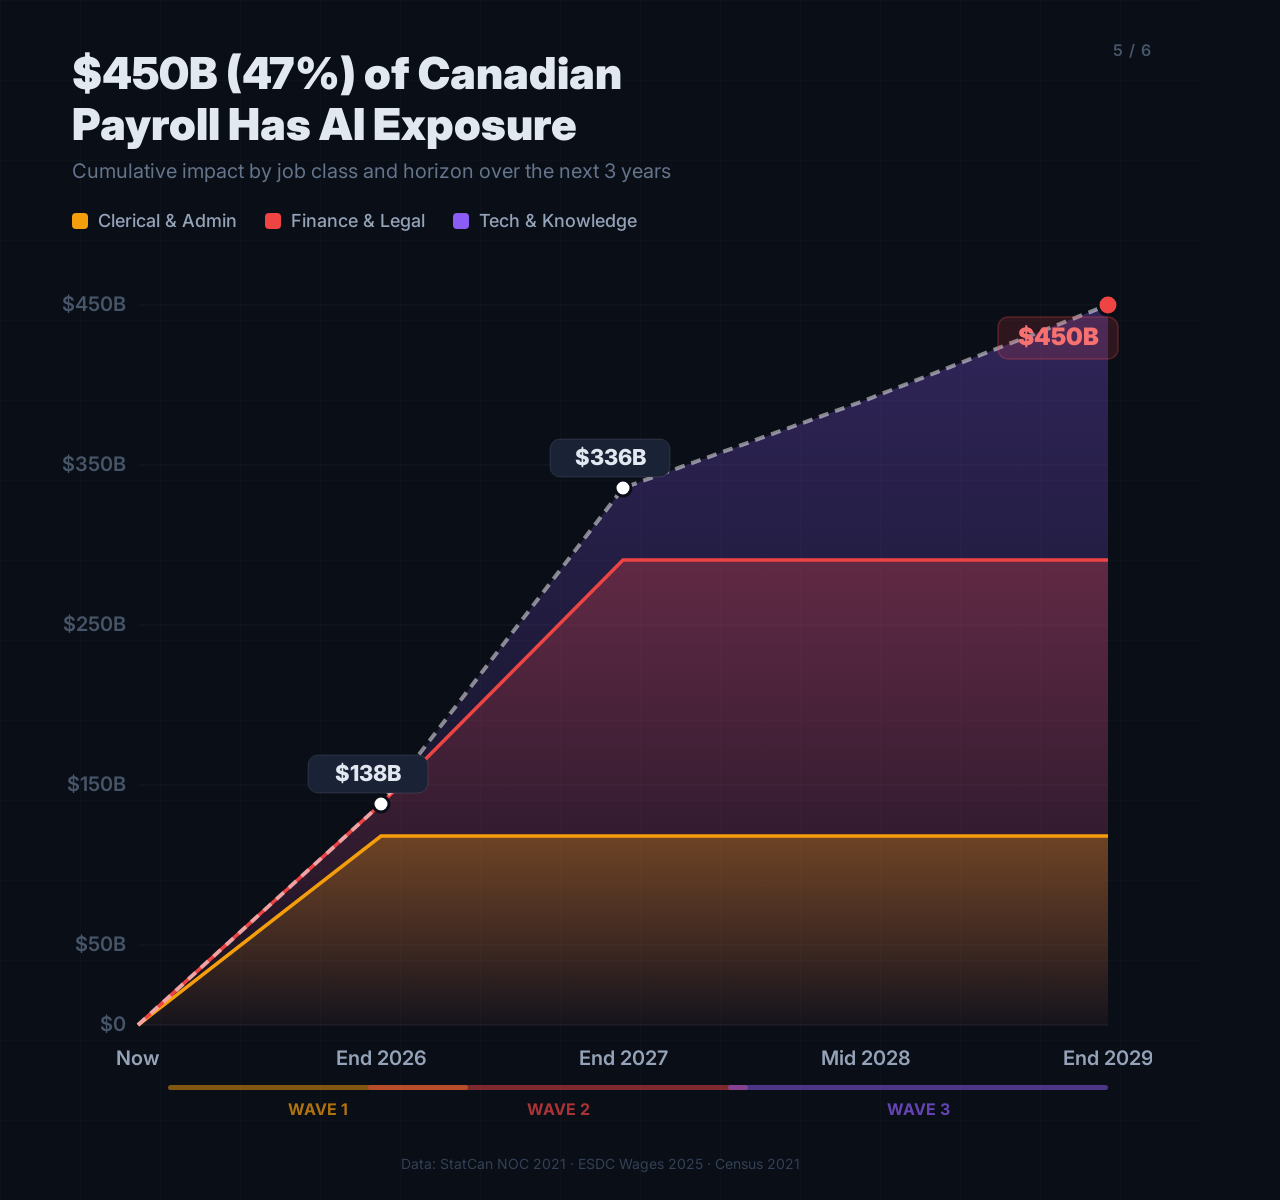
<file: site/card5-cumulative.html>
<!DOCTYPE html>
<html lang="en">
<head>
<meta charset="UTF-8">
<style>
  @import url('https://fonts.googleapis.com/css2?family=Inter:wght@300;400;500;600;700;800;900&display=swap');
  * { margin: 0; padding: 0; box-sizing: border-box; }
  body {
    width: 1200px; height: 1200px;
    font-family: 'Inter', -apple-system, sans-serif;
    background: #0a0e17;
    color: #e2e8f0;
    overflow: hidden;
    position: relative;
  }
  body::before {
    content: '';
    position: absolute;
    inset: 0;
    background-image:
      linear-gradient(rgba(255,255,255,0.015) 1px, transparent 1px),
      linear-gradient(90deg, rgba(255,255,255,0.015) 1px, transparent 1px);
    background-size: 80px 80px;
  }

  .header {
    position: absolute;
    top: 48px; left: 72px;
    z-index: 2;
  }
  .header h2 {
    font-size: 44px;
    font-weight: 900;
    line-height: 1.15;
  }
  .header p {
    font-size: 20px;
    color: #64748b;
    margin-top: 10px;
  }

  .legend {
    position: absolute;
    top: 210px; left: 72px;
    display: flex;
    gap: 28px;
    z-index: 2;
  }
  .legend-item {
    display: flex;
    align-items: center;
    gap: 10px;
    font-size: 18px;
    color: #94a3b8;
    font-weight: 500;
  }
  .legend-dot {
    width: 16px; height: 16px;
    border-radius: 4px;
  }

  .chart-area {
    position: absolute;
    top: 260px;
    left: 48px;
    right: 48px;
    bottom: 70px;
  }

  .series {
    position: absolute;
    top: 40px; right: 48px;
    font-size: 16px;
    color: #475569;
    font-weight: 600;
    letter-spacing: 1px;
    z-index: 2;
  }
  .source {
    position: absolute;
    bottom: 28px; left: 0; right: 0;
    text-align: center;
    font-size: 14px;
    color: #334155;
    z-index: 2;
  }
</style>
</head>
<body>

  <div class="series">5 / 6</div>

  <div class="header">
    <h2>$450B (47%) of Canadian<br>Payroll Has AI Exposure</h2>
    <p>Cumulative impact by job class and horizon over the next 3 years</p>
  </div>

  <div class="legend">
    <div class="legend-item"><div class="legend-dot" style="background:#f59e0b"></div> Clerical & Admin</div>
    <div class="legend-item"><div class="legend-dot" style="background:#ef4444"></div> Finance & Legal</div>
    <div class="legend-item"><div class="legend-dot" style="background:#8b5cf6"></div> Tech & Knowledge</div>
  </div>

  <div class="chart-area">
    <svg width="100%" height="100%" viewBox="0 0 1104 860" preserveAspectRatio="xMidYMid meet">
      <defs>
        <linearGradient id="gw1" x1="0" y1="0" x2="0" y2="1">
          <stop offset="0%" stop-color="#f59e0b" stop-opacity="0.3"/>
          <stop offset="100%" stop-color="#f59e0b" stop-opacity="0.02"/>
        </linearGradient>
        <linearGradient id="gw2" x1="0" y1="0" x2="0" y2="1">
          <stop offset="0%" stop-color="#ef4444" stop-opacity="0.3"/>
          <stop offset="100%" stop-color="#ef4444" stop-opacity="0.02"/>
        </linearGradient>
        <linearGradient id="gw3" x1="0" y1="0" x2="0" y2="1">
          <stop offset="0%" stop-color="#8b5cf6" stop-opacity="0.3"/>
          <stop offset="100%" stop-color="#8b5cf6" stop-opacity="0.02"/>
        </linearGradient>
      </defs>

      <!-- Grid lines -->
      <line x1="90" y1="40" x2="1060" y2="40" stroke="rgba(255,255,255,0.04)"/>
      <line x1="90" y1="200" x2="1060" y2="200" stroke="rgba(255,255,255,0.04)"/>
      <line x1="90" y1="360" x2="1060" y2="360" stroke="rgba(255,255,255,0.04)"/>
      <line x1="90" y1="520" x2="1060" y2="520" stroke="rgba(255,255,255,0.04)"/>
      <line x1="90" y1="680" x2="1060" y2="680" stroke="rgba(255,255,255,0.04)"/>
      <!-- Baseline -->
      <line x1="90" y1="760" x2="1060" y2="760" stroke="rgba(255,255,255,0.08)" stroke-width="1"/>

      <!-- Y axis labels -->
      <text x="78" y="46" fill="#475569" font-size="20" font-family="Inter" text-anchor="end" font-weight="600">$450B</text>
      <text x="78" y="206" fill="#475569" font-size="20" font-family="Inter" text-anchor="end" font-weight="600">$350B</text>
      <text x="78" y="366" fill="#475569" font-size="20" font-family="Inter" text-anchor="end" font-weight="600">$250B</text>
      <text x="78" y="526" fill="#475569" font-size="20" font-family="Inter" text-anchor="end" font-weight="600">$150B</text>
      <text x="78" y="686" fill="#475569" font-size="20" font-family="Inter" text-anchor="end" font-weight="600">$50B</text>
      <text x="78" y="766" fill="#475569" font-size="20" font-family="Inter" text-anchor="end" font-weight="600">$0</text>

      <!-- X axis: 5 time points spanning 90 to 1060 -->
      <!-- 0:90  1:333  2:575  3:818  4:1060 -->
      <text x="90" y="800" fill="#94a3b8" font-size="20" font-family="Inter" text-anchor="middle" font-weight="600">Now</text>
      <text x="333" y="800" fill="#94a3b8" font-size="20" font-family="Inter" text-anchor="middle" font-weight="600">End 2026</text>
      <text x="575" y="800" fill="#94a3b8" font-size="20" font-family="Inter" text-anchor="middle" font-weight="600">End 2027</text>
      <text x="818" y="800" fill="#94a3b8" font-size="20" font-family="Inter" text-anchor="middle" font-weight="600">Mid 2028</text>
      <text x="1060" y="800" fill="#94a3b8" font-size="20" font-family="Inter" text-anchor="middle" font-weight="600">End 2029</text>

      <!-- Wave markers -->
      <rect x="120" y="820" width="300" height="5" rx="2.5" fill="#f59e0b" opacity="0.5"/>
      <rect x="320" y="820" width="380" height="5" rx="2.5" fill="#ef4444" opacity="0.5"/>
      <rect x="680" y="820" width="380" height="5" rx="2.5" fill="#8b5cf6" opacity="0.5"/>
      <text x="270" y="850" fill="#f59e0b" font-size="16" font-family="Inter" text-anchor="middle" font-weight="700" opacity="0.7">WAVE 1</text>
      <text x="510" y="850" fill="#ef4444" font-size="16" font-family="Inter" text-anchor="middle" font-weight="700" opacity="0.7">WAVE 2</text>
      <text x="870" y="850" fill="#8b5cf6" font-size="16" font-family="Inter" text-anchor="middle" font-weight="700" opacity="0.7">WAVE 3</text>

      <!-- Data: y = 760 - (val/450)*720
           Now:      total=0    y=760
           End 2026: total=138  y=539
           End 2027: total=336  y=223
           Mid 2028: total=391  y=135
           End 2029: total=450  y=40

           w1 only:
           Now:0 y=760   End2026:118 y=571   End2027:118 y=571  Mid2028:118 y=571  End2029:118 y=571

           w1+w2:
           Now:0 y=760   End2026:138 y=539   End2027:291 y=295  Mid2028:291 y=295  End2029:291 y=295
      -->

      <!-- Stacked area: total -->
      <path d="M90,760 L333,539 L575,223 L818,135 L1060,40 L1060,760 Z" fill="url(#gw3)"/>
      <!-- Stacked area: w1+w2 -->
      <path d="M90,760 L333,539 L575,295 L818,295 L1060,295 L1060,760 Z" fill="url(#gw2)"/>
      <!-- Area: w1 -->
      <path d="M90,760 L333,571 L575,571 L818,571 L1060,571 L1060,760 Z" fill="url(#gw1)"/>

      <!-- Lines -->
      <path d="M90,760 L333,571 L575,571 L818,571 L1060,571" fill="none" stroke="#f59e0b" stroke-width="3.5"/>
      <path d="M90,760 L333,539 L575,295 L818,295 L1060,295" fill="none" stroke="#ef4444" stroke-width="3.5"/>
      <path d="M90,760 L333,539 L575,223 L818,135 L1060,40" fill="none" stroke="#fff" stroke-width="4" stroke-dasharray="10 7" opacity="0.5"/>

      <!-- Milestone: End 2026 = $138B -->
      <circle cx="333" cy="539" r="8" fill="#fff" stroke="#0a0e17" stroke-width="3"/>
      <rect x="260" y="490" width="120" height="38" rx="10" fill="#1a2236" stroke="rgba(255,255,255,0.1)" stroke-width="1"/>
      <text x="320" y="516" fill="#e2e8f0" font-size="22" font-family="Inter" text-anchor="middle" font-weight="800">$138B</text>

      <!-- Milestone: End 2027 = $336B -->
      <circle cx="575" cy="223" r="8" fill="#fff" stroke="#0a0e17" stroke-width="3"/>
      <rect x="502" y="174" width="120" height="38" rx="10" fill="#1a2236" stroke="rgba(255,255,255,0.1)" stroke-width="1"/>
      <text x="562" y="200" fill="#e2e8f0" font-size="22" font-family="Inter" text-anchor="middle" font-weight="800">$336B</text>

      <!-- Milestone: End 2029 = $450B -->
      <circle cx="1060" cy="40" r="10" fill="#ef4444" stroke="#0a0e17" stroke-width="3"/>
      <rect x="950" y="52" width="120" height="42" rx="10" fill="rgba(239,68,68,0.15)" stroke="rgba(239,68,68,0.3)" stroke-width="1.5"/>
      <text x="1010" y="80" fill="#f87171" font-size="24" font-family="Inter" text-anchor="middle" font-weight="900">$450B</text>
    </svg>
  </div>

  <div class="source">Data: StatCan NOC 2021 · ESDC Wages 2025 · Census 2021</div>
</body>
</html>
</file>
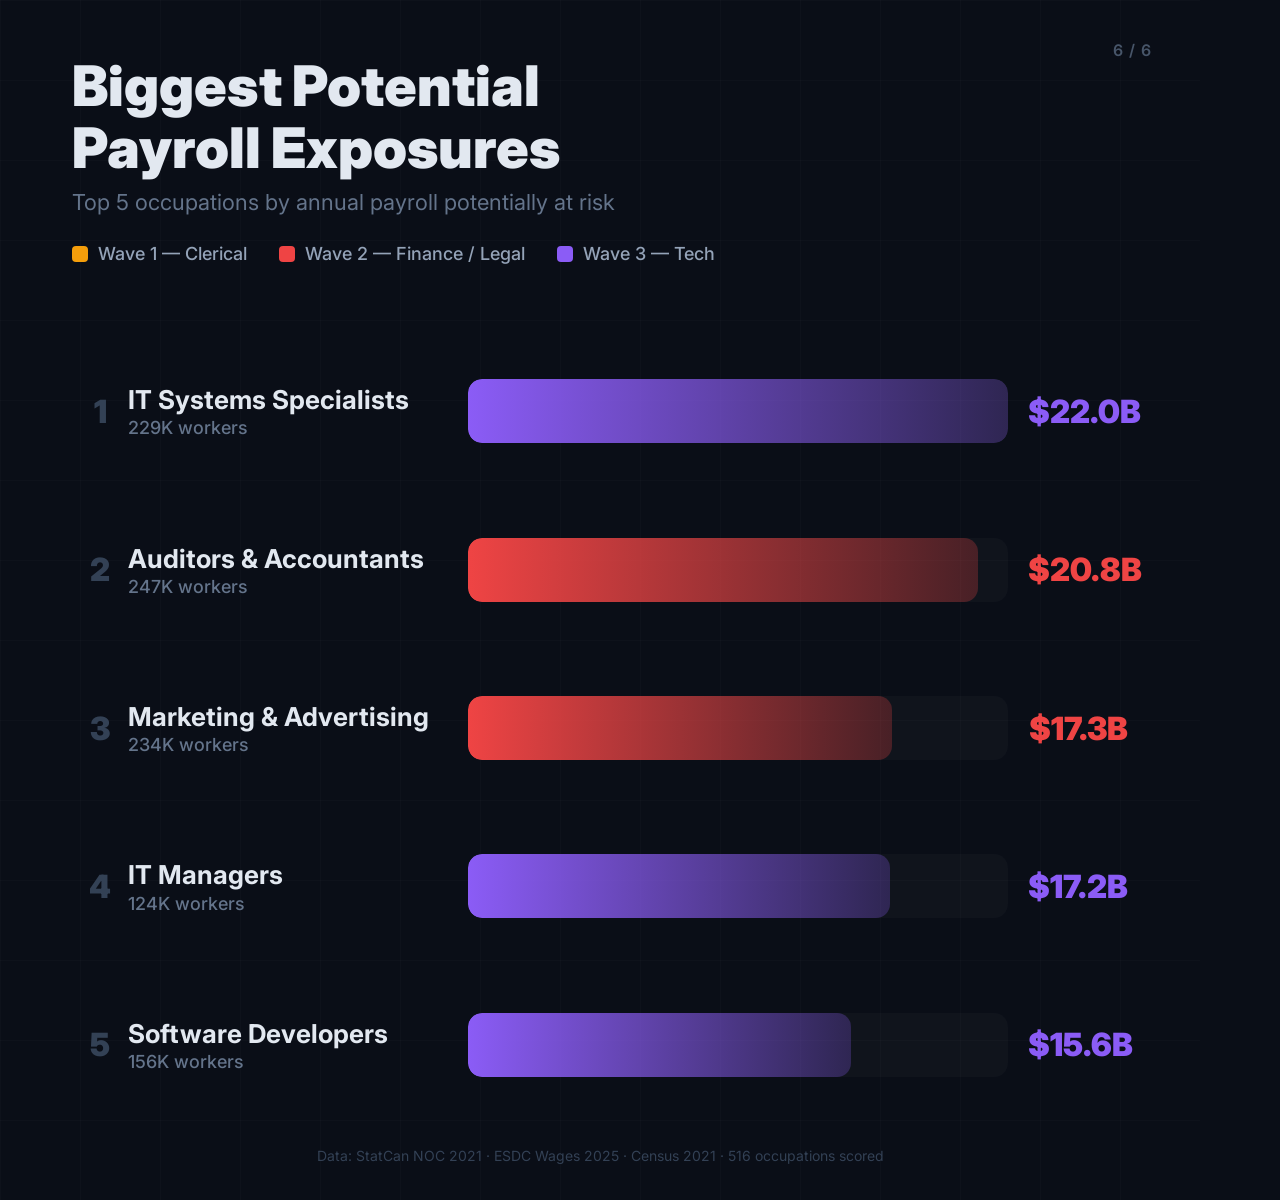
<file: site/card6-top10.html>
<!DOCTYPE html>
<html lang="en">
<head>
<meta charset="UTF-8">
<style>
  @import url('https://fonts.googleapis.com/css2?family=Inter:wght@300;400;500;600;700;800;900&display=swap');
  * { margin: 0; padding: 0; box-sizing: border-box; }
  body {
    width: 1200px; height: 1200px;
    font-family: 'Inter', -apple-system, sans-serif;
    background: #0a0e17;
    color: #e2e8f0;
    overflow: hidden;
    position: relative;
  }
  body::before {
    content: '';
    position: absolute;
    inset: 0;
    background-image:
      linear-gradient(rgba(255,255,255,0.015) 1px, transparent 1px),
      linear-gradient(90deg, rgba(255,255,255,0.015) 1px, transparent 1px);
    background-size: 80px 80px;
  }

  .inner {
    position: relative; z-index: 1;
    padding: 56px 72px;
    height: 100%;
    display: flex;
    flex-direction: column;
  }

  .header {
    margin-bottom: 28px;
  }
  .header h2 {
    font-size: 56px;
    font-weight: 900;
    line-height: 1.1;
    margin-bottom: 10px;
  }
  .header p {
    font-size: 22px;
    color: #64748b;
  }

  .legend {
    display: flex;
    gap: 32px;
    margin-bottom: 48px;
  }
  .legend-item {
    display: flex;
    align-items: center;
    gap: 10px;
    font-size: 18px;
    color: #94a3b8;
    font-weight: 500;
  }
  .legend-dot {
    width: 16px; height: 16px;
    border-radius: 4px;
  }

  .rows {
    flex: 1;
    display: flex;
    flex-direction: column;
    justify-content: space-around;
    padding: 20px 0;
  }

  .row {
    display: flex;
    align-items: center;
  }
  .rank {
    width: 56px;
    font-size: 32px;
    font-weight: 900;
    color: #334155;
    text-align: center;
    flex-shrink: 0;
  }
  .info {
    width: 340px;
    flex-shrink: 0;
    padding-right: 24px;
  }
  .info .title {
    font-size: 26px;
    font-weight: 700;
    color: #e2e8f0;
    line-height: 1.2;
  }
  .info .workers {
    font-size: 18px;
    color: #64748b;
    font-weight: 500;
    margin-top: 2px;
  }
  .bar-track {
    flex: 1;
    height: 64px;
    background: rgba(255,255,255,0.025);
    border-radius: 14px;
    overflow: hidden;
  }
  .bar-fill {
    height: 100%;
    border-radius: 14px;
  }
  .bar-fill.w1 { background: linear-gradient(90deg, #f59e0b, rgba(245,158,11,0.25)); }
  .bar-fill.w2 { background: linear-gradient(90deg, #ef4444, rgba(239,68,68,0.25)); }
  .bar-fill.w3 { background: linear-gradient(90deg, #8b5cf6, rgba(139,92,246,0.25)); }

  .amount {
    width: 120px;
    text-align: right;
    font-size: 32px;
    font-weight: 900;
    padding-left: 20px;
    flex-shrink: 0;
  }
  .amount.w1 { color: #f59e0b; }
  .amount.w2 { color: #ef4444; }
  .amount.w3 { color: #8b5cf6; }

  .series {
    position: absolute;
    top: 40px; right: 48px;
    font-size: 16px;
    color: #475569;
    font-weight: 600;
    letter-spacing: 1px;
    z-index: 2;
  }
  .source {
    position: absolute;
    bottom: 36px; left: 0; right: 0;
    text-align: center;
    font-size: 14px;
    color: #334155;
    z-index: 2;
  }
</style>
</head>
<body>

  <div class="series">6 / 6</div>

  <div class="inner">
    <div class="header">
      <h2>Biggest Potential<br>Payroll Exposures</h2>
      <p>Top 5 occupations by annual payroll potentially at risk</p>
    </div>

    <div class="legend">
      <div class="legend-item"><div class="legend-dot" style="background:#f59e0b"></div> Wave 1 — Clerical</div>
      <div class="legend-item"><div class="legend-dot" style="background:#ef4444"></div> Wave 2 — Finance / Legal</div>
      <div class="legend-item"><div class="legend-dot" style="background:#8b5cf6"></div> Wave 3 — Tech</div>
    </div>

    <div class="rows">
      <div class="row">
        <div class="rank">1</div>
        <div class="info">
          <div class="title">IT Systems Specialists</div>
          <div class="workers">229K workers</div>
        </div>
        <div class="bar-track"><div class="bar-fill w3" style="width:100%"></div></div>
        <div class="amount w3">$22.0B</div>
      </div>

      <div class="row">
        <div class="rank">2</div>
        <div class="info">
          <div class="title">Auditors & Accountants</div>
          <div class="workers">247K workers</div>
        </div>
        <div class="bar-track"><div class="bar-fill w2" style="width:94.5%"></div></div>
        <div class="amount w2">$20.8B</div>
      </div>

      <div class="row">
        <div class="rank">3</div>
        <div class="info">
          <div class="title">Marketing & Advertising</div>
          <div class="workers">234K workers</div>
        </div>
        <div class="bar-track"><div class="bar-fill w2" style="width:78.6%"></div></div>
        <div class="amount w2">$17.3B</div>
      </div>

      <div class="row">
        <div class="rank">4</div>
        <div class="info">
          <div class="title">IT Managers</div>
          <div class="workers">124K workers</div>
        </div>
        <div class="bar-track"><div class="bar-fill w3" style="width:78.2%"></div></div>
        <div class="amount w3">$17.2B</div>
      </div>

      <div class="row">
        <div class="rank">5</div>
        <div class="info">
          <div class="title">Software Developers</div>
          <div class="workers">156K workers</div>
        </div>
        <div class="bar-track"><div class="bar-fill w3" style="width:70.9%"></div></div>
        <div class="amount w3">$15.6B</div>
      </div>
    </div>
  </div>

  <div class="source">Data: StatCan NOC 2021 · ESDC Wages 2025 · Census 2021 · 516 occupations scored</div>
</body>
</html>
</file>
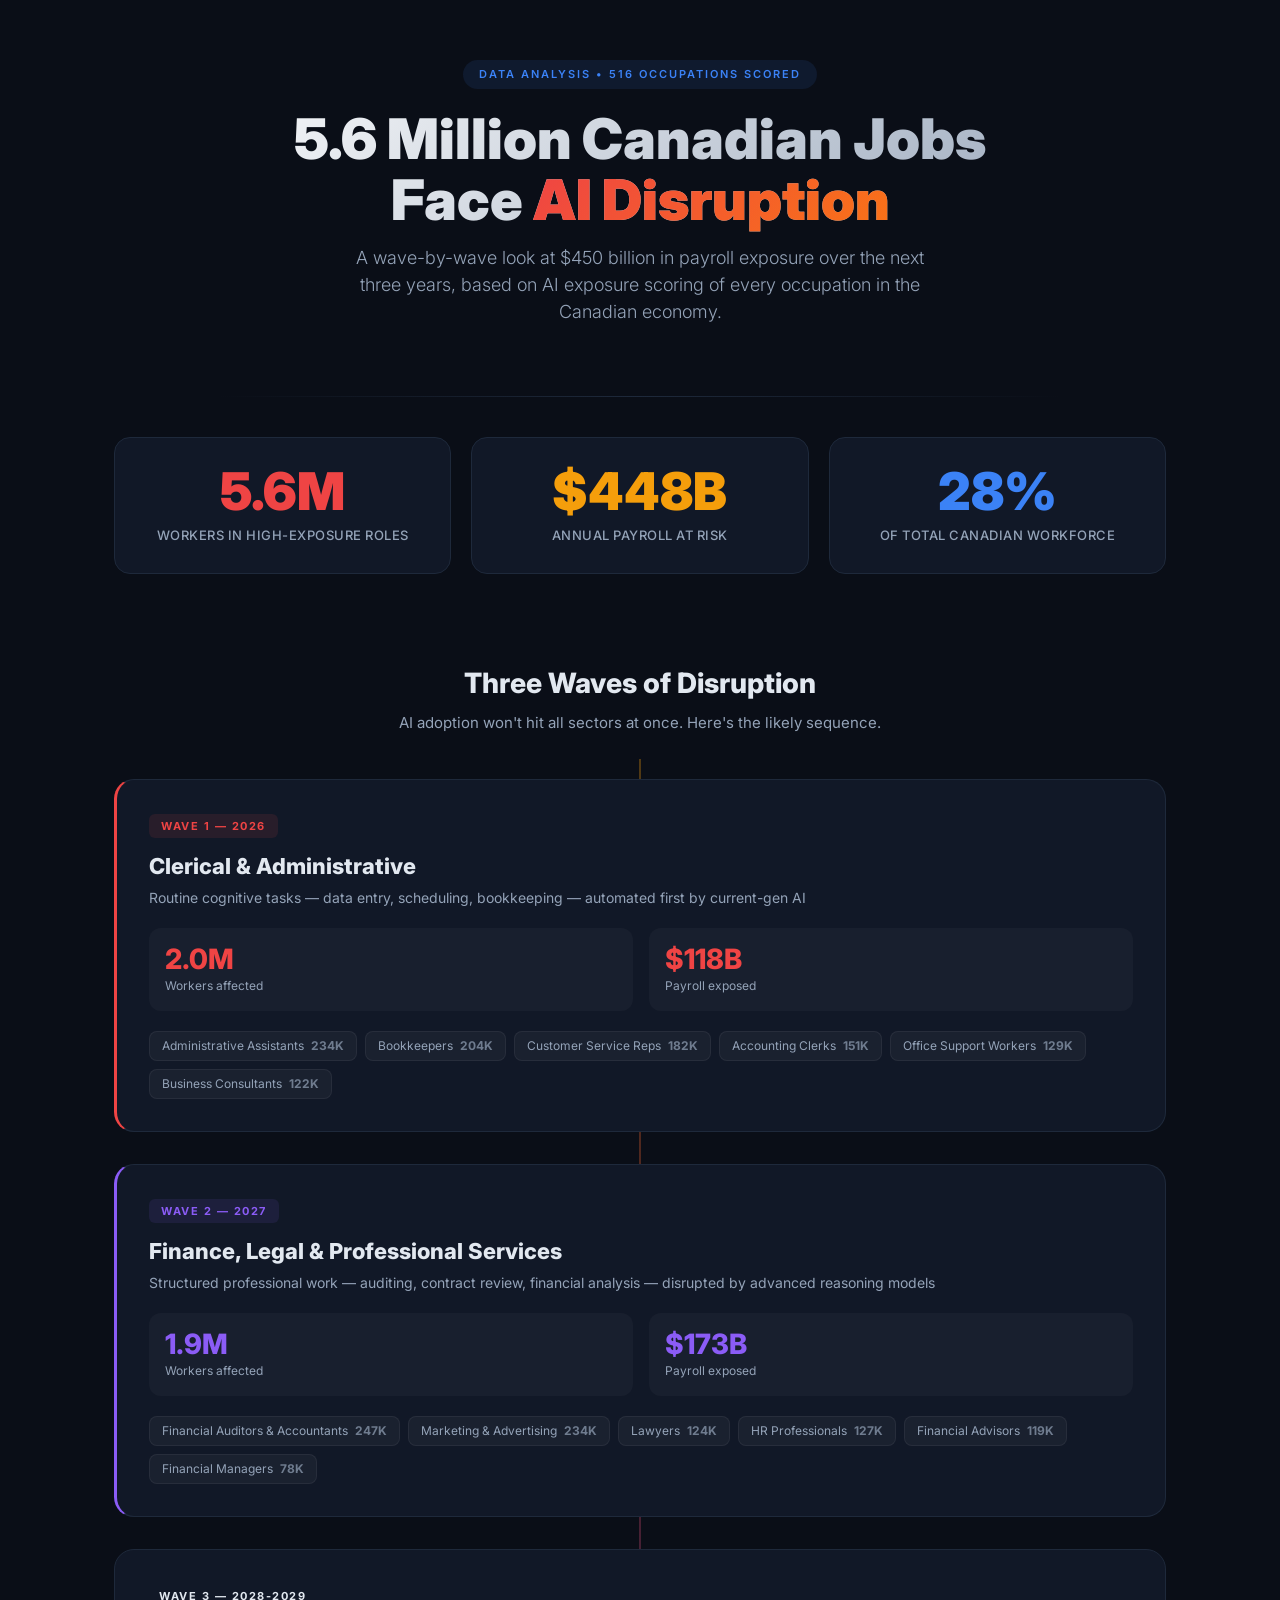
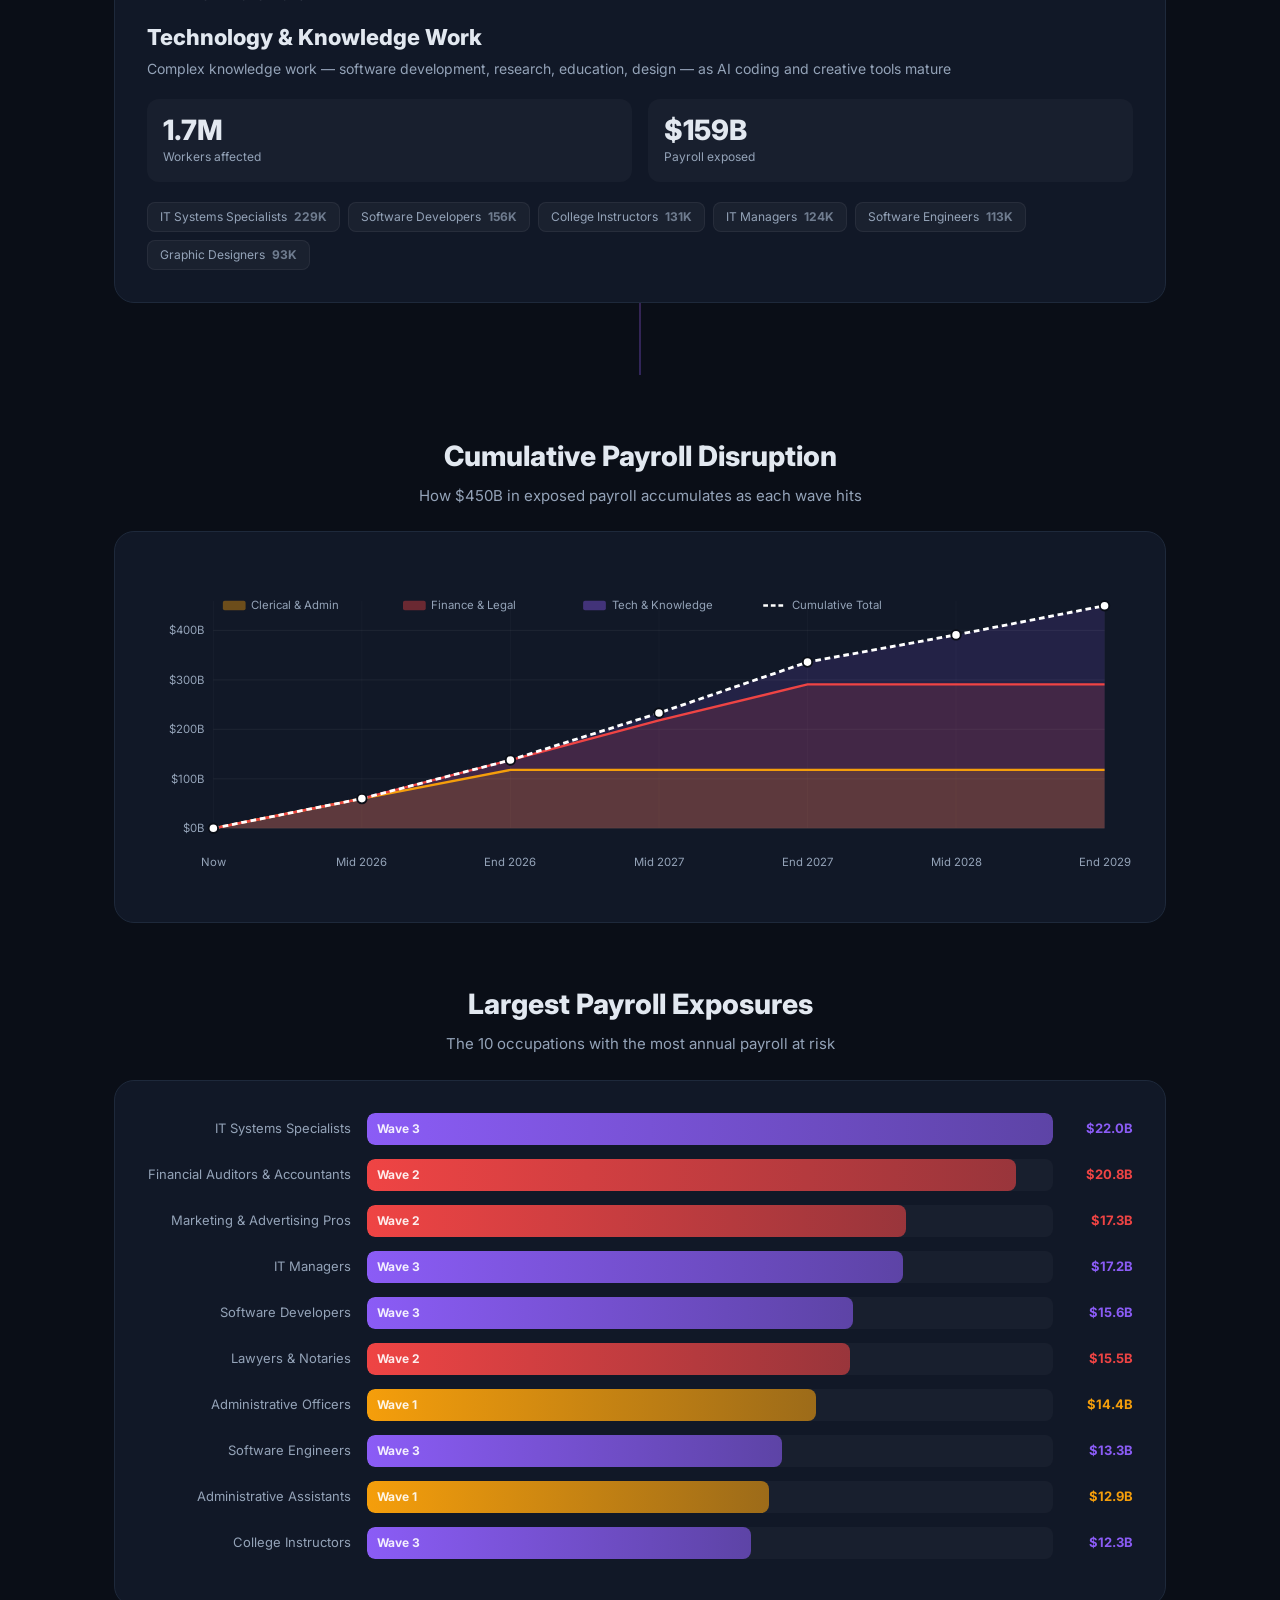
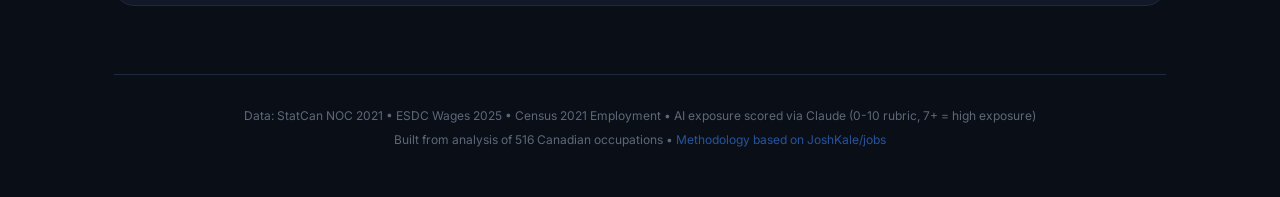
<file: site/displacement.html>
<!DOCTYPE html>
<html lang="en">
<head>
<meta charset="UTF-8">
<meta name="viewport" content="width=device-width, initial-scale=1.0">
<title>Canadian AI Job Displacement — 2026-2029 Outlook</title>
<style>
  @import url('https://fonts.googleapis.com/css2?family=Inter:wght@300;400;500;600;700;800;900&display=swap');

  * { margin: 0; padding: 0; box-sizing: border-box; }

  :root {
    --bg: #0a0e17;
    --surface: #111827;
    --surface2: #1a2236;
    --border: #1e293b;
    --text: #e2e8f0;
    --text-dim: #94a3b8;
    --accent: #3b82f6;
    --wave1: #f59e0b;
    --wave1-bg: rgba(245,158,11,0.1);
    --wave2: #ef4444;
    --wave2-bg: rgba(239,68,68,0.1);
    --wave3: #8b5cf6;
    --wave3-bg: rgba(139,92,246,0.1);
    --green: #10b981;
  }

  body {
    font-family: 'Inter', -apple-system, sans-serif;
    background: var(--bg);
    color: var(--text);
    line-height: 1.5;
    overflow-x: hidden;
  }

  .container {
    max-width: 1100px;
    margin: 0 auto;
    padding: 0 24px;
  }

  /* HERO */
  .hero {
    padding: 60px 0 40px;
    text-align: center;
    position: relative;
  }
  .hero::after {
    content: '';
    position: absolute;
    bottom: 0;
    left: 50%;
    transform: translateX(-50%);
    width: 80%;
    height: 1px;
    background: linear-gradient(90deg, transparent, var(--border), transparent);
  }
  .hero-tag {
    display: inline-block;
    font-size: 11px;
    font-weight: 600;
    letter-spacing: 2px;
    text-transform: uppercase;
    color: var(--accent);
    background: rgba(59,130,246,0.1);
    padding: 6px 16px;
    border-radius: 20px;
    margin-bottom: 20px;
  }
  .hero h1 {
    font-size: clamp(32px, 5vw, 56px);
    font-weight: 900;
    line-height: 1.1;
    margin-bottom: 12px;
    background: linear-gradient(135deg, #fff 0%, #94a3b8 100%);
    -webkit-background-clip: text;
    -webkit-text-fill-color: transparent;
    background-clip: text;
  }
  .hero h1 .highlight {
    background: linear-gradient(135deg, var(--wave2) 0%, #f97316 100%);
    -webkit-background-clip: text;
    background-clip: text;
  }
  .hero-sub {
    font-size: 18px;
    color: var(--text-dim);
    max-width: 600px;
    margin: 0 auto 32px;
    font-weight: 300;
  }

  /* BIG NUMBERS ROW */
  .big-numbers {
    display: grid;
    grid-template-columns: repeat(3, 1fr);
    gap: 20px;
    padding: 40px 0;
  }
  .big-number {
    text-align: center;
    padding: 28px 16px;
    background: var(--surface);
    border: 1px solid var(--border);
    border-radius: 16px;
    transition: transform 0.2s;
  }
  .big-number:hover { transform: translateY(-2px); }
  .big-number .value {
    font-size: clamp(36px, 5vw, 52px);
    font-weight: 900;
    line-height: 1;
    margin-bottom: 8px;
  }
  .big-number:nth-child(1) .value { color: var(--wave2); }
  .big-number:nth-child(2) .value { color: var(--wave1); }
  .big-number:nth-child(3) .value { color: var(--accent); }
  .big-number .label {
    font-size: 13px;
    color: var(--text-dim);
    font-weight: 500;
    text-transform: uppercase;
    letter-spacing: 0.5px;
  }

  /* SECTION HEADERS */
  .section-header {
    padding: 48px 0 24px;
    text-align: center;
  }
  .section-header h2 {
    font-size: 28px;
    font-weight: 800;
    margin-bottom: 8px;
  }
  .section-header p {
    color: var(--text-dim);
    font-size: 15px;
  }

  /* TIMELINE */
  .timeline {
    position: relative;
    padding: 20px 0 40px;
  }
  .timeline-line {
    position: absolute;
    left: 50%;
    top: 0;
    bottom: 0;
    width: 2px;
    background: linear-gradient(180deg, var(--wave1), var(--wave2), var(--wave3));
    transform: translateX(-50%);
    opacity: 0.3;
  }
  .wave-card {
    position: relative;
    margin-bottom: 32px;
    opacity: 0;
    transform: translateY(30px);
    transition: all 0.6s cubic-bezier(0.16, 1, 0.3, 1);
  }
  .wave-card.visible {
    opacity: 1;
    transform: translateY(0);
  }
  .wave-inner {
    background: var(--surface);
    border: 1px solid var(--border);
    border-radius: 20px;
    padding: 32px;
    position: relative;
    overflow: hidden;
  }
  .wave-card:nth-child(1) .wave-inner { border-left: 3px solid var(--wave1); }
  .wave-card:nth-child(2) .wave-inner { border-left: 3px solid var(--wave2); }
  .wave-card:nth-child(3) .wave-inner { border-left: 3px solid var(--wave3); }

  .wave-badge {
    display: inline-block;
    font-size: 11px;
    font-weight: 700;
    letter-spacing: 1.5px;
    text-transform: uppercase;
    padding: 4px 12px;
    border-radius: 6px;
    margin-bottom: 12px;
  }
  .wave-card:nth-child(1) .wave-badge { background: var(--wave1-bg); color: var(--wave1); }
  .wave-card:nth-child(2) .wave-badge { background: var(--wave2-bg); color: var(--wave2); }
  .wave-card:nth-child(3) .wave-badge { background: var(--wave3-bg); color: var(--wave3); }

  .wave-title {
    font-size: 22px;
    font-weight: 800;
    margin-bottom: 4px;
  }
  .wave-subtitle {
    font-size: 14px;
    color: var(--text-dim);
    margin-bottom: 20px;
  }

  .wave-stats {
    display: grid;
    grid-template-columns: 1fr 1fr;
    gap: 16px;
    margin-bottom: 20px;
  }
  .wave-stat {
    background: rgba(255,255,255,0.03);
    border-radius: 12px;
    padding: 16px;
  }
  .wave-stat .stat-value {
    font-size: 28px;
    font-weight: 800;
    line-height: 1.1;
  }
  .wave-card:nth-child(1) .stat-value { color: var(--wave1); }
  .wave-card:nth-child(2) .stat-value { color: var(--wave2); }
  .wave-card:nth-child(3) .stat-value { color: var(--wave3); }
  .wave-stat .stat-label {
    font-size: 12px;
    color: var(--text-dim);
    margin-top: 2px;
  }

  .wave-jobs {
    display: flex;
    flex-wrap: wrap;
    gap: 8px;
  }
  .job-chip {
    font-size: 12px;
    padding: 5px 12px;
    border-radius: 8px;
    background: rgba(255,255,255,0.04);
    border: 1px solid rgba(255,255,255,0.06);
    color: var(--text-dim);
    white-space: nowrap;
    transition: all 0.2s;
    cursor: default;
  }
  .job-chip:hover {
    background: rgba(255,255,255,0.08);
    color: var(--text);
  }
  .job-chip .chip-count {
    font-weight: 700;
    margin-left: 4px;
    opacity: 0.7;
  }

  /* CUMULATIVE CHART */
  .chart-section {
    padding: 40px 0;
  }
  .chart-container {
    background: var(--surface);
    border: 1px solid var(--border);
    border-radius: 20px;
    padding: 32px;
    position: relative;
  }
  .chart-svg {
    width: 100%;
    height: 320px;
  }

  /* BAR CHART */
  .bar-section {
    padding: 0 0 48px;
  }
  .bar-container {
    background: var(--surface);
    border: 1px solid var(--border);
    border-radius: 20px;
    padding: 32px;
  }
  .bar-row {
    display: flex;
    align-items: center;
    margin-bottom: 14px;
  }
  .bar-label {
    width: 220px;
    font-size: 13px;
    color: var(--text-dim);
    text-align: right;
    padding-right: 16px;
    flex-shrink: 0;
  }
  .bar-track {
    flex: 1;
    height: 32px;
    background: rgba(255,255,255,0.03);
    border-radius: 8px;
    position: relative;
    overflow: hidden;
  }
  .bar-fill {
    height: 100%;
    border-radius: 8px;
    transition: width 1.2s cubic-bezier(0.16, 1, 0.3, 1);
    display: flex;
    align-items: center;
    padding-left: 10px;
    font-size: 12px;
    font-weight: 700;
    color: rgba(255,255,255,0.9);
    width: 0;
  }
  .bar-fill.w1 { background: linear-gradient(90deg, var(--wave1), rgba(245,158,11,0.6)); }
  .bar-fill.w2 { background: linear-gradient(90deg, var(--wave2), rgba(239,68,68,0.6)); }
  .bar-fill.w3 { background: linear-gradient(90deg, var(--wave3), rgba(139,92,246,0.6)); }

  .bar-amount {
    width: 80px;
    text-align: right;
    font-size: 13px;
    font-weight: 700;
    padding-left: 12px;
    flex-shrink: 0;
  }

  /* FOOTER */
  .footer {
    text-align: center;
    padding: 32px 0 48px;
    border-top: 1px solid var(--border);
    margin-top: 20px;
  }
  .footer p {
    font-size: 12px;
    color: var(--text-dim);
    opacity: 0.6;
  }
  .footer a {
    color: var(--accent);
    text-decoration: none;
  }

  /* WATERMARK */
  .watermark {
    position: fixed;
    bottom: 16px;
    right: 20px;
    font-size: 11px;
    color: var(--text-dim);
    opacity: 0.3;
    font-weight: 500;
  }

  /* RESPONSIVE */
  @media (max-width: 700px) {
    .big-numbers { grid-template-columns: 1fr; gap: 12px; }
    .wave-stats { grid-template-columns: 1fr; }
    .bar-label { width: 130px; font-size: 11px; }
    .timeline-line { display: none; }
  }

  /* ANIMATIONS */
  @keyframes countUp {
    from { opacity: 0; transform: translateY(10px); }
    to { opacity: 1; transform: translateY(0); }
  }
  .animate-in {
    animation: countUp 0.6s ease-out forwards;
  }

  /* Cumulative area chart */
  .area-wave1 { fill: var(--wave1); opacity: 0.15; }
  .area-wave2 { fill: var(--wave2); opacity: 0.15; }
  .area-wave3 { fill: var(--wave3); opacity: 0.15; }
  .line-wave1 { stroke: var(--wave1); fill: none; stroke-width: 2.5; }
  .line-wave2 { stroke: var(--wave2); fill: none; stroke-width: 2.5; }
  .line-wave3 { stroke: var(--wave3); fill: none; stroke-width: 2.5; }
  .line-total { stroke: #fff; fill: none; stroke-width: 3; stroke-dasharray: 6 4; }
  .grid-line { stroke: rgba(255,255,255,0.06); stroke-width: 1; }
  .axis-label { fill: var(--text-dim); font-size: 12px; font-family: 'Inter', sans-serif; }
  .chart-dot {
    fill: #fff;
    stroke: var(--bg);
    stroke-width: 2;
    r: 5;
    cursor: pointer;
    transition: r 0.2s;
  }
  .chart-dot:hover { r: 7; }

  .tooltip {
    position: absolute;
    background: var(--surface2);
    border: 1px solid var(--border);
    border-radius: 10px;
    padding: 12px 16px;
    font-size: 13px;
    pointer-events: none;
    opacity: 0;
    transition: opacity 0.2s;
    z-index: 100;
    min-width: 180px;
  }
  .tooltip.show { opacity: 1; }
  .tooltip-title { font-weight: 700; margin-bottom: 4px; }
  .tooltip-row { display: flex; justify-content: space-between; gap: 16px; }
  .tooltip-label { color: var(--text-dim); }
  .tooltip-value { font-weight: 600; }
</style>
</head>
<body>

<div class="container">

  <!-- HERO -->
  <div class="hero">
    <div class="hero-tag">Data Analysis &bull; 516 Occupations Scored</div>
    <h1>5.6 Million Canadian Jobs<br>Face <span class="highlight">AI Disruption</span></h1>
    <p class="hero-sub">A wave-by-wave look at $450 billion in payroll exposure over the next three years, based on AI exposure scoring of every occupation in the Canadian economy.</p>
  </div>

  <!-- BIG NUMBERS -->
  <div class="big-numbers">
    <div class="big-number">
      <div class="value" data-target="5.6" data-suffix="M">0</div>
      <div class="label">Workers in high-exposure roles</div>
    </div>
    <div class="big-number">
      <div class="value" data-target="450" data-prefix="$" data-suffix="B">0</div>
      <div class="label">Annual payroll at risk</div>
    </div>
    <div class="big-number">
      <div class="value" data-target="28" data-suffix="%">0</div>
      <div class="label">Of total Canadian workforce</div>
    </div>
  </div>

  <!-- WAVE TIMELINE -->
  <div class="section-header">
    <h2>Three Waves of Disruption</h2>
    <p>AI adoption won't hit all sectors at once. Here's the likely sequence.</p>
  </div>

  <div class="timeline">
    <div class="timeline-line"></div>

    <!-- WAVE 1 -->
    <div class="wave-card" data-wave="1">
      <div class="wave-inner">
        <div class="wave-badge">Wave 1 &mdash; 2026</div>
        <div class="wave-title">Clerical & Administrative</div>
        <div class="wave-subtitle">Routine cognitive tasks — data entry, scheduling, bookkeeping — automated first by current-gen AI</div>
        <div class="wave-stats">
          <div class="wave-stat">
            <div class="stat-value">2.0M</div>
            <div class="stat-label">Workers affected</div>
          </div>
          <div class="wave-stat">
            <div class="stat-value">$118B</div>
            <div class="stat-label">Payroll exposed</div>
          </div>
        </div>
        <div class="wave-jobs">
          <div class="job-chip">Administrative Assistants <span class="chip-count">234K</span></div>
          <div class="job-chip">Bookkeepers <span class="chip-count">204K</span></div>
          <div class="job-chip">Customer Service Reps <span class="chip-count">182K</span></div>
          <div class="job-chip">Accounting Clerks <span class="chip-count">151K</span></div>
          <div class="job-chip">Office Support Workers <span class="chip-count">129K</span></div>
          <div class="job-chip">Business Consultants <span class="chip-count">122K</span></div>
        </div>
      </div>
    </div>

    <!-- WAVE 2 -->
    <div class="wave-card" data-wave="2">
      <div class="wave-inner">
        <div class="wave-badge">Wave 2 &mdash; 2027</div>
        <div class="wave-title">Finance, Legal & Professional Services</div>
        <div class="wave-subtitle">Structured professional work — auditing, contract review, financial analysis — disrupted by advanced reasoning models</div>
        <div class="wave-stats">
          <div class="wave-stat">
            <div class="stat-value">1.9M</div>
            <div class="stat-label">Workers affected</div>
          </div>
          <div class="wave-stat">
            <div class="stat-value">$173B</div>
            <div class="stat-label">Payroll exposed</div>
          </div>
        </div>
        <div class="wave-jobs">
          <div class="job-chip">Financial Auditors & Accountants <span class="chip-count">247K</span></div>
          <div class="job-chip">Marketing & Advertising <span class="chip-count">234K</span></div>
          <div class="job-chip">Lawyers <span class="chip-count">124K</span></div>
          <div class="job-chip">HR Professionals <span class="chip-count">127K</span></div>
          <div class="job-chip">Financial Advisors <span class="chip-count">119K</span></div>
          <div class="job-chip">Financial Managers <span class="chip-count">78K</span></div>
        </div>
      </div>
    </div>

    <!-- WAVE 3 -->
    <div class="wave-card" data-wave="3">
      <div class="wave-inner">
        <div class="wave-badge">Wave 3 &mdash; 2028-2029</div>
        <div class="wave-title">Technology & Knowledge Work</div>
        <div class="wave-subtitle">Complex knowledge work — software development, research, education, design — as AI coding and creative tools mature</div>
        <div class="wave-stats">
          <div class="wave-stat">
            <div class="stat-value">1.7M</div>
            <div class="stat-label">Workers affected</div>
          </div>
          <div class="wave-stat">
            <div class="stat-value">$159B</div>
            <div class="stat-label">Payroll exposed</div>
          </div>
        </div>
        <div class="wave-jobs">
          <div class="job-chip">IT Systems Specialists <span class="chip-count">229K</span></div>
          <div class="job-chip">Software Developers <span class="chip-count">156K</span></div>
          <div class="job-chip">College Instructors <span class="chip-count">131K</span></div>
          <div class="job-chip">IT Managers <span class="chip-count">124K</span></div>
          <div class="job-chip">Software Engineers <span class="chip-count">113K</span></div>
          <div class="job-chip">Graphic Designers <span class="chip-count">93K</span></div>
        </div>
      </div>
    </div>
  </div>

  <!-- CUMULATIVE CHART -->
  <div class="chart-section">
    <div class="section-header" style="padding-top: 20px;">
      <h2>Cumulative Payroll Disruption</h2>
      <p>How $450B in exposed payroll accumulates as each wave hits</p>
    </div>
    <div class="chart-container">
      <div class="tooltip" id="tooltip">
        <div class="tooltip-title"></div>
        <div class="tooltip-row"><span class="tooltip-label">Workers:</span> <span class="tooltip-value" id="tt-workers"></span></div>
        <div class="tooltip-row"><span class="tooltip-label">Payroll:</span> <span class="tooltip-value" id="tt-payroll"></span></div>
        <div class="tooltip-row"><span class="tooltip-label">Cumulative:</span> <span class="tooltip-value" id="tt-cumulative"></span></div>
      </div>
      <svg class="chart-svg" id="cumChart" viewBox="0 0 1040 320"></svg>
    </div>
  </div>

  <!-- TOP OCCUPATIONS BAR CHART -->
  <div class="bar-section">
    <div class="section-header" style="padding-top: 20px;">
      <h2>Largest Payroll Exposures</h2>
      <p>The 10 occupations with the most annual payroll at risk</p>
    </div>
    <div class="bar-container" id="barChart"></div>
  </div>

  <!-- FOOTER -->
  <div class="footer">
    <p>Data: StatCan NOC 2021 &bull; ESDC Wages 2025 &bull; Census 2021 Employment &bull; AI exposure scored via Claude (0-10 rubric, 7+ = high exposure)</p>
    <p style="margin-top:6px;">Built from analysis of 516 Canadian occupations &bull; <a href="https://github.com/JoshKale/jobs" target="_blank">Methodology based on JoshKale/jobs</a></p>
  </div>
</div>

<script>
// ===== DATA =====
const waves = [
  { name: "Clerical & Admin", workers: 2.0, payrollB: 118, color: "#f59e0b", year: "2026" },
  { name: "Finance, Legal & Professional", workers: 1.9, payrollB: 173, color: "#ef4444", year: "2027" },
  { name: "Technology & Knowledge", workers: 1.7, payrollB: 159, color: "#8b5cf6", year: "2028-29" }
];

const topJobs = [
  { title: "IT Systems Specialists", payroll: 22.0, wave: 3 },
  { title: "Financial Auditors & Accountants", payroll: 20.8, wave: 2 },
  { title: "Marketing & Advertising Pros", payroll: 17.3, wave: 2 },
  { title: "IT Managers", payroll: 17.2, wave: 3 },
  { title: "Software Developers", payroll: 15.6, wave: 3 },
  { title: "Lawyers & Notaries", payroll: 15.5, wave: 2 },
  { title: "Administrative Officers", payroll: 14.4, wave: 1 },
  { title: "Software Engineers", payroll: 13.3, wave: 3 },
  { title: "Administrative Assistants", payroll: 12.9, wave: 1 },
  { title: "College Instructors", payroll: 12.3, wave: 3 },
];

// ===== ANIMATED COUNTERS =====
function animateCounters() {
  document.querySelectorAll('.big-number .value').forEach(el => {
    const target = parseFloat(el.dataset.target);
    const prefix = el.dataset.prefix || '';
    const suffix = el.dataset.suffix || '';
    const decimals = target < 10 ? 1 : 0;
    const duration = 1500;
    const start = performance.now();

    function tick(now) {
      const elapsed = now - start;
      const progress = Math.min(elapsed / duration, 1);
      const eased = 1 - Math.pow(1 - progress, 3);
      const current = (target * eased).toFixed(decimals);
      el.textContent = prefix + current + suffix;
      if (progress < 1) requestAnimationFrame(tick);
    }
    requestAnimationFrame(tick);
  });
}

// ===== WAVE CARDS SCROLL ANIMATION =====
const observer = new IntersectionObserver((entries) => {
  entries.forEach(e => {
    if (e.isIntersecting) {
      e.target.classList.add('visible');
    }
  });
}, { threshold: 0.15 });

document.querySelectorAll('.wave-card').forEach(card => observer.observe(card));

// ===== CUMULATIVE AREA CHART =====
function drawChart() {
  const svg = document.getElementById('cumChart');
  const W = 1040, H = 320;
  const pad = { top: 30, right: 30, bottom: 50, left: 70 };
  const cw = W - pad.left - pad.right;
  const ch = H - pad.top - pad.bottom;

  // Timeline points: Q1 2026, Q3 2026, Q1 2027, Q3 2027, Q1 2028, Q1 2029
  const points = [
    { label: "Now",      w1: 0,   w2: 0,   w3: 0   },
    { label: "Mid 2026", w1: 60,  w2: 0,   w3: 0   },
    { label: "End 2026", w1: 118, w2: 20,  w3: 0   },
    { label: "Mid 2027", w1: 118, w2: 100, w3: 15  },
    { label: "End 2027", w1: 118, w2: 173, w3: 45  },
    { label: "Mid 2028", w1: 118, w2: 173, w3: 100 },
    { label: "End 2029", w1: 118, w2: 173, w3: 159 },
  ];
  const maxVal = 460;

  const xScale = (i) => pad.left + (i / (points.length - 1)) * cw;
  const yScale = (v) => pad.top + ch - (v / maxVal) * ch;

  let html = '';

  // Grid lines
  for (let v = 0; v <= 450; v += 100) {
    const y = yScale(v);
    html += `<line x1="${pad.left}" y1="${y}" x2="${W - pad.right}" y2="${y}" class="grid-line"/>`;
    html += `<text x="${pad.left - 10}" y="${y + 4}" class="axis-label" text-anchor="end">$${v}B</text>`;
  }

  // X axis labels
  points.forEach((p, i) => {
    const x = xScale(i);
    html += `<text x="${x}" y="${H - 10}" class="axis-label" text-anchor="middle">${p.label}</text>`;
    html += `<line x1="${x}" y1="${pad.top}" x2="${x}" y2="${pad.top + ch}" stroke="rgba(255,255,255,0.03)" stroke-width="1"/>`;
  });

  // Stacked area paths
  function areaPath(getData, className) {
    let top = '', bottom = '';
    points.forEach((p, i) => {
      const x = xScale(i);
      const val = getData(p);
      const y = yScale(val);
      top += (i === 0 ? 'M' : 'L') + `${x},${y}`;
    });
    for (let i = points.length - 1; i >= 0; i--) {
      const x = xScale(i);
      bottom += `L${x},${yScale(0)}`;
    }
    return `<path d="${top}${bottom}Z" class="${className}"/>`;
  }

  function linePath(getData, className) {
    let d = '';
    points.forEach((p, i) => {
      const x = xScale(i);
      const y = yScale(getData(p));
      d += (i === 0 ? 'M' : 'L') + `${x},${y}`;
    });
    return `<path d="${d}" class="${className}"/>`;
  }

  // Total (all three stacked)
  html += areaPath(p => p.w1 + p.w2 + p.w3, 'area-wave3');
  html += areaPath(p => p.w1 + p.w2, 'area-wave2');
  html += areaPath(p => p.w1, 'area-wave1');

  // Lines
  html += linePath(p => p.w1, 'line-wave1');
  html += linePath(p => p.w1 + p.w2, 'line-wave2');
  html += linePath(p => p.w1 + p.w2 + p.w3, 'line-total');

  // Dots on total line with tooltip data
  points.forEach((p, i) => {
    const x = xScale(i);
    const total = p.w1 + p.w2 + p.w3;
    const y = yScale(total);
    html += `<circle cx="${x}" cy="${y}" class="chart-dot" data-label="${p.label}" data-w1="${p.w1}" data-w2="${p.w2}" data-w3="${p.w3}" data-total="${total}"/>`;
  });

  // Legend
  const legendY = pad.top + 5;
  const legendItems = [
    { label: "Clerical & Admin", color: "#f59e0b" },
    { label: "Finance & Legal", color: "#ef4444" },
    { label: "Tech & Knowledge", color: "#8b5cf6" },
    { label: "Cumulative Total", color: "#fff", dash: true },
  ];
  legendItems.forEach((item, i) => {
    const lx = pad.left + 10 + i * 190;
    if (item.dash) {
      html += `<line x1="${lx}" y1="${legendY}" x2="${lx + 24}" y2="${legendY}" stroke="${item.color}" stroke-width="2.5" stroke-dasharray="5 3"/>`;
    } else {
      html += `<rect x="${lx}" y="${legendY - 5}" width="24" height="10" rx="2" fill="${item.color}" opacity="0.4"/>`;
    }
    html += `<text x="${lx + 30}" y="${legendY + 4}" class="axis-label" font-size="11">${item.label}</text>`;
  });

  svg.innerHTML = html;

  // Tooltip interactions
  const tooltip = document.getElementById('tooltip');
  svg.querySelectorAll('.chart-dot').forEach(dot => {
    dot.addEventListener('mouseenter', (e) => {
      const rect = svg.closest('.chart-container').getBoundingClientRect();
      const dotRect = dot.getBoundingClientRect();
      tooltip.querySelector('.tooltip-title').textContent = dot.dataset.label;
      document.getElementById('tt-workers').textContent =
        ((parseFloat(dot.dataset.w1)/118*2.0 + parseFloat(dot.dataset.w2)/173*1.9 + parseFloat(dot.dataset.w3)/159*1.7)).toFixed(1) + 'M workers';
      document.getElementById('tt-payroll').textContent = '$' + parseFloat(dot.dataset.total).toFixed(0) + 'B';
      document.getElementById('tt-cumulative').textContent = '$' + parseFloat(dot.dataset.total).toFixed(0) + 'B total';
      tooltip.style.left = (dotRect.left - rect.left + 15) + 'px';
      tooltip.style.top = (dotRect.top - rect.top - 70) + 'px';
      tooltip.classList.add('show');
    });
    dot.addEventListener('mouseleave', () => {
      tooltip.classList.remove('show');
    });
  });
}

// ===== BAR CHART =====
function drawBars() {
  const container = document.getElementById('barChart');
  const maxPayroll = Math.max(...topJobs.map(j => j.payroll));
  const waveColors = ['', 'w1', 'w2', 'w3'];
  const waveNames = ['', 'Wave 1', 'Wave 2', 'Wave 3'];

  let html = '';
  topJobs.forEach((job, i) => {
    const pct = (job.payroll / maxPayroll) * 100;
    html += `
      <div class="bar-row">
        <div class="bar-label">${job.title}</div>
        <div class="bar-track">
          <div class="bar-fill ${waveColors[job.wave]}" data-width="${pct}" style="transition-delay: ${i * 80}ms">${waveNames[job.wave]}</div>
        </div>
        <div class="bar-amount" style="color: var(--wave${job.wave})">$${job.payroll.toFixed(1)}B</div>
      </div>
    `;
  });
  container.innerHTML = html;

  // Animate bars on scroll
  const barObserver = new IntersectionObserver((entries) => {
    entries.forEach(e => {
      if (e.isIntersecting) {
        e.target.querySelectorAll('.bar-fill').forEach(bar => {
          bar.style.width = bar.dataset.width + '%';
        });
        barObserver.unobserve(e.target);
      }
    });
  }, { threshold: 0.2 });
  barObserver.observe(container);
}

// ===== INIT =====
window.addEventListener('DOMContentLoaded', () => {
  // Small delay for visual impact
  setTimeout(animateCounters, 300);
  drawChart();
  drawBars();

  // Trigger wave cards on load if visible
  setTimeout(() => {
    document.querySelectorAll('.wave-card').forEach(card => {
      const rect = card.getBoundingClientRect();
      if (rect.top < window.innerHeight) card.classList.add('visible');
    });
  }, 200);
});
</script>

</body>
</html>
</file>
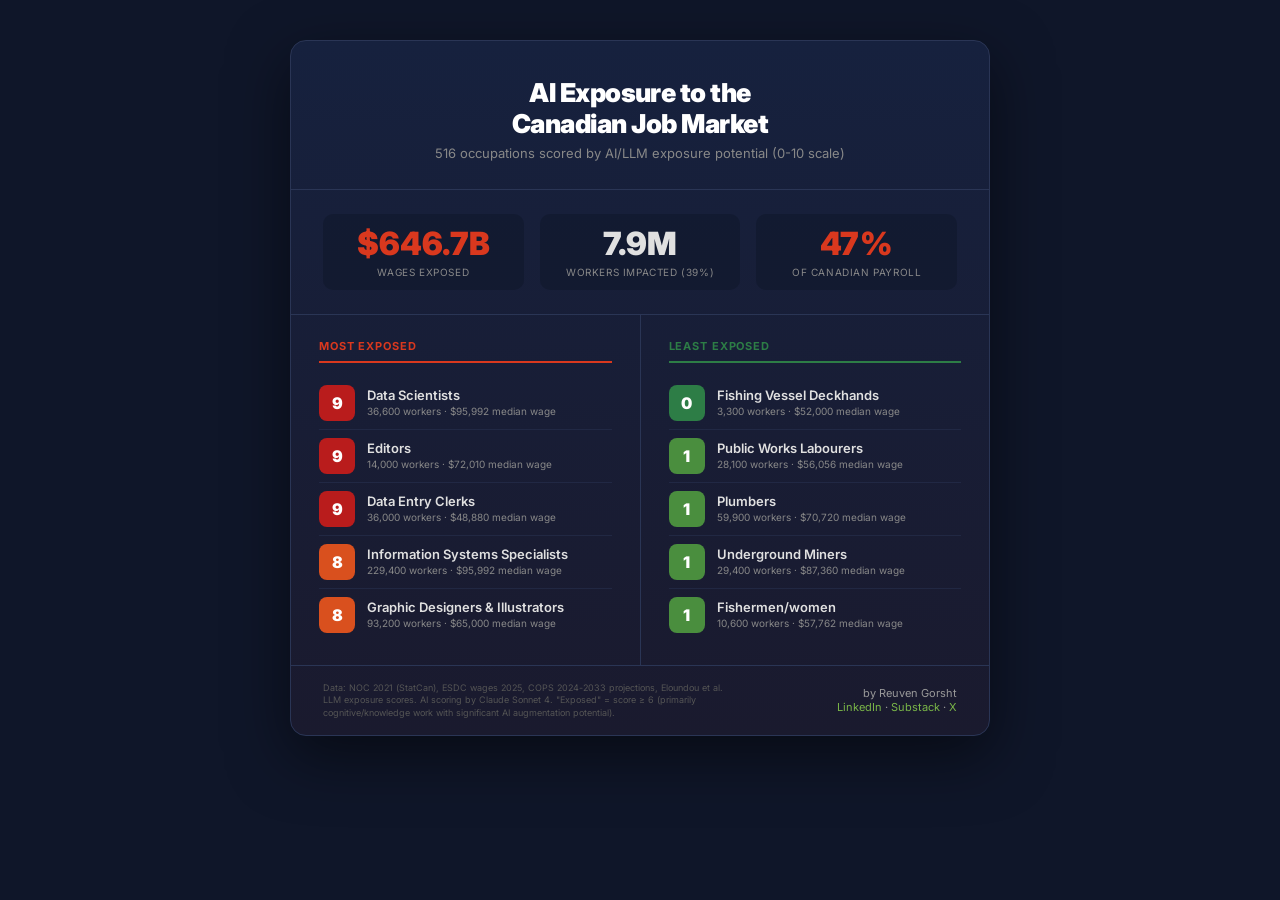
<file: site/infographic.html>
<!DOCTYPE html>
<html lang="en">
<head>
    <meta charset="UTF-8">
    <meta name="viewport" content="width=device-width, initial-scale=1.0">
    <title>AI Exposure to the Canadian Job Market — Infographic</title>
    <style>
        @import url('https://fonts.googleapis.com/css2?family=Inter:wght@400;600;700;900&display=swap');

        * { margin: 0; padding: 0; box-sizing: border-box; }

        body {
            font-family: 'Inter', -apple-system, sans-serif;
            background: #0f1629;
            display: flex;
            justify-content: center;
            padding: 40px 20px;
        }

        .card {
            width: 700px;
            background: linear-gradient(180deg, #16213e 0%, #1a1a2e 100%);
            border-radius: 16px;
            overflow: hidden;
            border: 1px solid #2a3555;
            box-shadow: 0 20px 60px rgba(0,0,0,0.5);
        }

        .header {
            padding: 36px 40px 28px;
            text-align: center;
            border-bottom: 1px solid #2a3555;
        }

        .header h1 {
            font-size: 26px;
            font-weight: 900;
            color: #fff;
            letter-spacing: -0.02em;
            line-height: 1.2;
        }

        .header .subtitle {
            font-size: 13px;
            color: #888;
            margin-top: 6px;
        }

        /* Hero stats */
        .hero {
            display: flex;
            padding: 24px 32px;
            gap: 16px;
            border-bottom: 1px solid #2a3555;
        }

        .hero-stat {
            flex: 1;
            text-align: center;
            padding: 12px 8px;
            background: rgba(15,22,41,0.5);
            border-radius: 10px;
        }

        .hero-stat .value {
            font-size: 32px;
            font-weight: 900;
            line-height: 1.1;
        }

        .hero-stat .label {
            font-size: 10px;
            color: #888;
            margin-top: 4px;
            text-transform: uppercase;
            letter-spacing: 0.06em;
        }

        .red { color: #d9381e; }
        .amber { color: #f0c93a; }

        /* Job lists */
        .lists {
            display: flex;
            padding: 0;
        }

        .list-col {
            flex: 1;
            padding: 24px 28px;
        }

        .list-col:first-child {
            border-right: 1px solid #2a3555;
        }

        .list-header {
            font-size: 11px;
            font-weight: 700;
            text-transform: uppercase;
            letter-spacing: 0.08em;
            margin-bottom: 14px;
            padding-bottom: 8px;
            border-bottom: 2px solid;
        }

        .list-header.risk {
            color: #d9381e;
            border-color: #d9381e;
        }

        .list-header.safe {
            color: #2d7d46;
            border-color: #2d7d46;
        }

        .job-row {
            display: flex;
            align-items: center;
            padding: 8px 0;
            border-bottom: 1px solid rgba(42,53,85,0.5);
        }

        .job-row:last-child { border-bottom: none; }

        .job-score {
            width: 36px;
            height: 36px;
            border-radius: 8px;
            display: flex;
            align-items: center;
            justify-content: center;
            font-weight: 900;
            font-size: 16px;
            color: #fff;
            flex-shrink: 0;
            margin-right: 12px;
        }

        .job-info { flex: 1; }

        .job-title {
            font-size: 13px;
            font-weight: 600;
            color: #e0e0e0;
            line-height: 1.2;
        }

        .job-meta {
            font-size: 10px;
            color: #888;
            margin-top: 2px;
        }

        /* Bottom bar */
        .bottom {
            padding: 16px 32px;
            border-top: 1px solid #2a3555;
            display: flex;
            justify-content: space-between;
            align-items: center;
        }

        .bottom .source {
            font-size: 9px;
            color: #555;
            max-width: 400px;
            line-height: 1.4;
        }

        .bottom .author {
            font-size: 11px;
            color: #999;
            text-align: right;
        }

        .bottom .author a {
            color: #7ab648;
            text-decoration: none;
        }

        /* Color scale helper */
        .score-0  { background: #2d7d46; }
        .score-1  { background: #4a8e3e; }
        .score-2  { background: #7ab648; }
        .score-3  { background: #a3c94a; }
        .score-4  { background: #c4d84a; }
        .score-5  { background: #d8c93a; }
        .score-6  { background: #e8a82a; }
        .score-7  { background: #e8842a; }
        .score-8  { background: #d9501e; }
        .score-9  { background: #b91c1c; }
        .score-10 { background: #991b1b; }
    </style>
</head>
<body>
    <div class="card">
        <div class="header">
            <h1>AI Exposure to the<br>Canadian Job Market</h1>
            <div class="subtitle">516 occupations scored by AI/LLM exposure potential (0-10 scale)</div>
        </div>

        <div class="hero">
            <div class="hero-stat">
                <div class="value red">$646.7B</div>
                <div class="label">Wages Exposed</div>
            </div>
            <div class="hero-stat">
                <div class="value" style="color:#e0e0e0">7.9M</div>
                <div class="label">Workers Impacted (39%)</div>
            </div>
            <div class="hero-stat">
                <div class="value red">47%</div>
                <div class="label">of Canadian Payroll</div>
            </div>
        </div>

        <div class="lists">
            <div class="list-col">
                <div class="list-header risk">Most Exposed</div>

                <div class="job-row">
                    <div class="job-score score-9">9</div>
                    <div class="job-info">
                        <div class="job-title">Data Scientists</div>
                        <div class="job-meta">36,600 workers · $95,992 median wage</div>
                    </div>
                </div>

                <div class="job-row">
                    <div class="job-score score-9">9</div>
                    <div class="job-info">
                        <div class="job-title">Editors</div>
                        <div class="job-meta">14,000 workers · $72,010 median wage</div>
                    </div>
                </div>

                <div class="job-row">
                    <div class="job-score score-9">9</div>
                    <div class="job-info">
                        <div class="job-title">Data Entry Clerks</div>
                        <div class="job-meta">36,000 workers · $48,880 median wage</div>
                    </div>
                </div>

                <div class="job-row">
                    <div class="job-score score-8">8</div>
                    <div class="job-info">
                        <div class="job-title">Information Systems Specialists</div>
                        <div class="job-meta">229,400 workers · $95,992 median wage</div>
                    </div>
                </div>

                <div class="job-row">
                    <div class="job-score score-8">8</div>
                    <div class="job-info">
                        <div class="job-title">Graphic Designers & Illustrators</div>
                        <div class="job-meta">93,200 workers · $65,000 median wage</div>
                    </div>
                </div>
            </div>

            <div class="list-col">
                <div class="list-header safe">Least Exposed</div>

                <div class="job-row">
                    <div class="job-score score-0">0</div>
                    <div class="job-info">
                        <div class="job-title">Fishing Vessel Deckhands</div>
                        <div class="job-meta">3,300 workers · $52,000 median wage</div>
                    </div>
                </div>

                <div class="job-row">
                    <div class="job-score score-1">1</div>
                    <div class="job-info">
                        <div class="job-title">Public Works Labourers</div>
                        <div class="job-meta">28,100 workers · $56,056 median wage</div>
                    </div>
                </div>

                <div class="job-row">
                    <div class="job-score score-1">1</div>
                    <div class="job-info">
                        <div class="job-title">Plumbers</div>
                        <div class="job-meta">59,900 workers · $70,720 median wage</div>
                    </div>
                </div>

                <div class="job-row">
                    <div class="job-score score-1">1</div>
                    <div class="job-info">
                        <div class="job-title">Underground Miners</div>
                        <div class="job-meta">29,400 workers · $87,360 median wage</div>
                    </div>
                </div>

                <div class="job-row">
                    <div class="job-score score-1">1</div>
                    <div class="job-info">
                        <div class="job-title">Fishermen/women</div>
                        <div class="job-meta">10,600 workers · $57,762 median wage</div>
                    </div>
                </div>
            </div>
        </div>

        <div class="bottom">
            <div class="source">Data: NOC 2021 (StatCan), ESDC wages 2025, COPS 2024-2033 projections, Eloundou et al. LLM exposure scores. AI scoring by Claude Sonnet 4. "Exposed" = score ≥ 6 (primarily cognitive/knowledge work with significant AI augmentation potential).</div>
            <div class="author">
                by Reuven Gorsht<br>
                <a href="https://www.linkedin.com/in/rgorsht/">LinkedIn</a> · <a href="https://reuvengorsht.substack.com/">Substack</a> · <a href="https://x.com/reuvengorsht">X</a>
            </div>
        </div>
    </div>
</body>
</html>
</file>
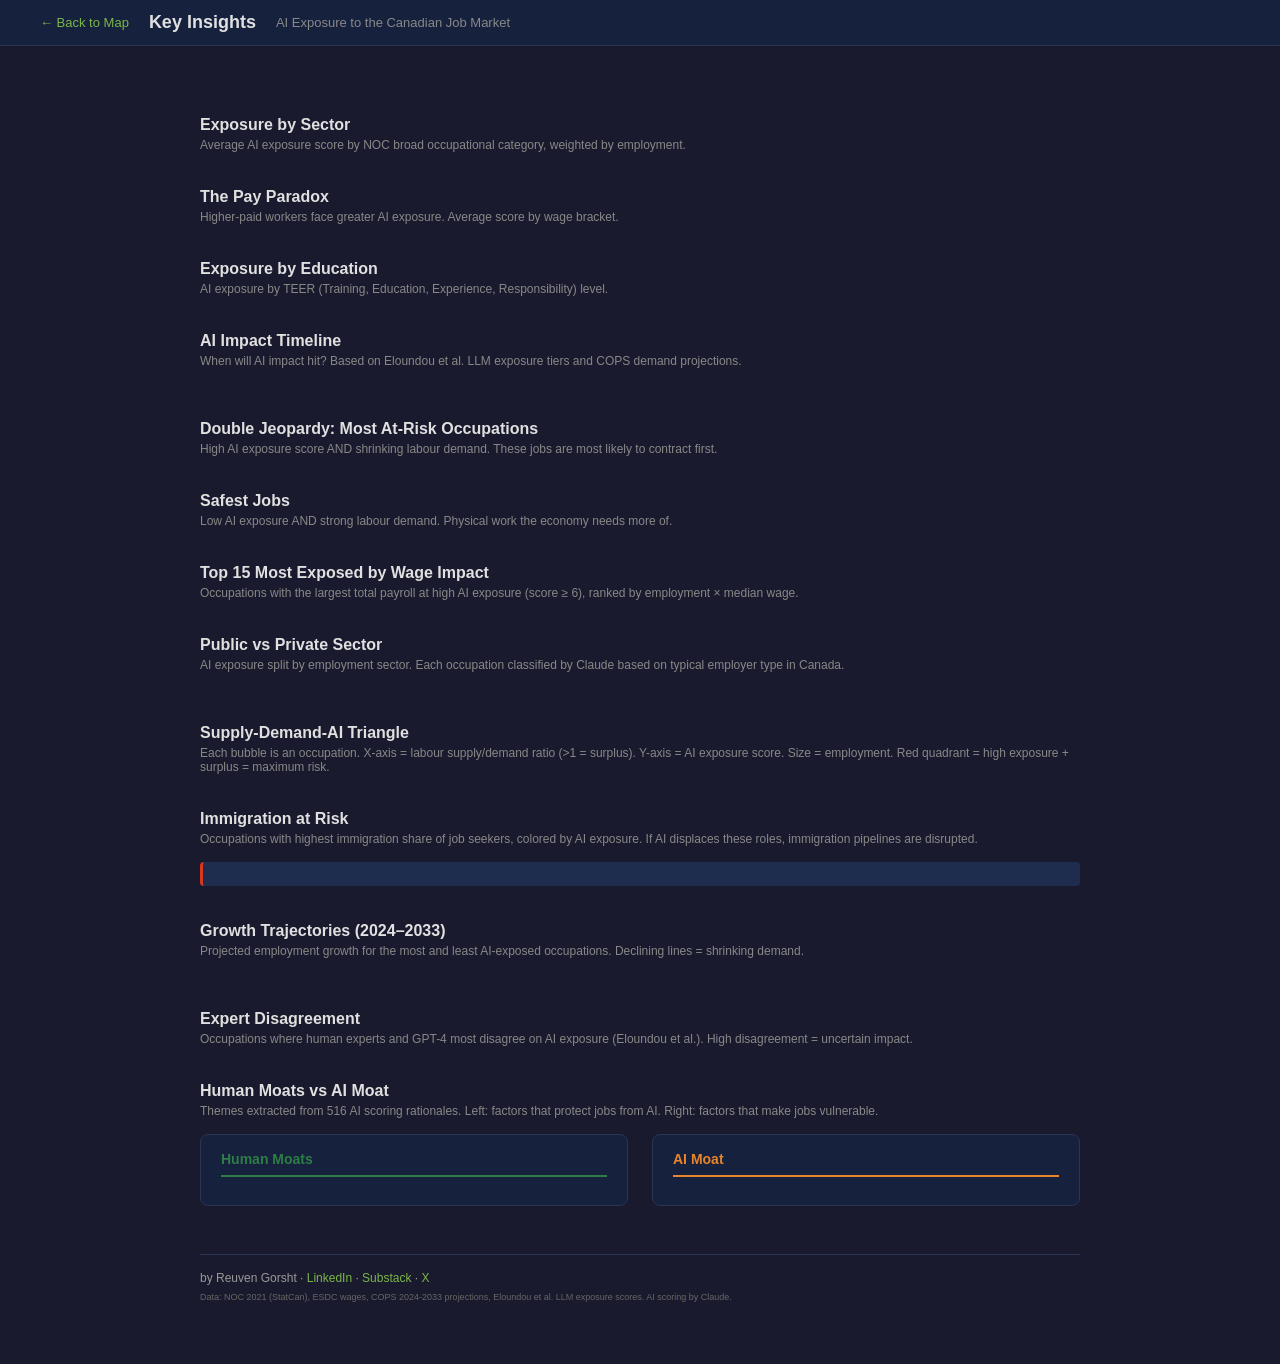
<file: site/insights.html>
<!DOCTYPE html>
<html lang="en">
<head>
    <meta charset="UTF-8">
    <meta name="viewport" content="width=device-width, initial-scale=1.0">
    <title>Insights — AI Exposure to the Canadian Job Market</title>
    <link rel="stylesheet" href="insights.css">
    <script src="https://d3js.org/d3.v7.min.js"></script>
</head>
<body>
    <header>
        <a href="index.html" class="back-link">&larr; Back to Map</a>
        <h1>Key Insights</h1>
        <div class="header-sub">AI Exposure to the Canadian Job Market</div>
    </header>
    <main>
        <!-- 1. Hero Stats -->
        <section class="hero-row" id="hero"></section>

        <!-- 2. Sector Heatmap -->
        <section class="section">
            <h2>Exposure by Sector</h2>
            <p class="section-sub">Average AI exposure score by NOC broad occupational category, weighted by employment.</p>
            <div id="sector-chart"></div>
        </section>

        <!-- 3. Pay Paradox -->
        <section class="section">
            <h2>The Pay Paradox</h2>
            <p class="section-sub">Higher-paid workers face greater AI exposure. Average score by wage bracket.</p>
            <div id="pay-chart"></div>
        </section>

        <!-- 4. Education Gap -->
        <section class="section">
            <h2>Exposure by Education</h2>
            <p class="section-sub">AI exposure by TEER (Training, Education, Experience, Responsibility) level.</p>
            <div id="edu-chart"></div>
        </section>

        <!-- 5. Timeline -->
        <section class="section">
            <h2>AI Impact Timeline</h2>
            <p class="section-sub">When will AI impact hit? Based on Eloundou et al. LLM exposure tiers and COPS demand projections.</p>
            <div class="timeline-row" id="timeline"></div>
        </section>

        <!-- 6. Double Jeopardy -->
        <section class="section">
            <h2>Double Jeopardy: Most At-Risk Occupations</h2>
            <p class="section-sub">High AI exposure score AND shrinking labour demand. These jobs are most likely to contract first.</p>
            <div id="jeopardy-table"></div>
        </section>

        <!-- 7. Safest Jobs -->
        <section class="section">
            <h2>Safest Jobs</h2>
            <p class="section-sub">Low AI exposure AND strong labour demand. Physical work the economy needs more of.</p>
            <div id="safe-table"></div>
        </section>

        <!-- 8. Top 15 by Wage Impact -->
        <section class="section">
            <h2>Top 15 Most Exposed by Wage Impact</h2>
            <p class="section-sub">Occupations with the largest total payroll at high AI exposure (score &ge; 6), ranked by employment &times; median wage.</p>
            <div id="top15-table"></div>
        </section>

        <!-- 9. Public vs Private Sector -->
        <section class="section">
            <h2>Public vs Private Sector</h2>
            <p class="section-sub">AI exposure split by employment sector. Each occupation classified by Claude based on typical employer type in Canada.</p>
            <div class="sector-grid" id="sector-split"></div>
        </section>

        <!-- 10. Supply-Demand-AI Triangle -->
        <section class="section">
            <h2>Supply-Demand-AI Triangle</h2>
            <p class="section-sub">Each bubble is an occupation. X-axis = labour supply/demand ratio (>1 = surplus). Y-axis = AI exposure score. Size = employment. Red quadrant = high exposure + surplus = maximum risk.</p>
            <div id="scatter-chart"></div>
        </section>

        <!-- 10. Immigration at Risk -->
        <section class="section">
            <h2>Immigration at Risk</h2>
            <p class="section-sub">Occupations with highest immigration share of job seekers, colored by AI exposure. If AI displaces these roles, immigration pipelines are disrupted.</p>
            <div id="immigration-chart"></div>
            <div id="immigration-callout" class="callout"></div>
        </section>

        <!-- 11. Growth Trajectories -->
        <section class="section">
            <h2>Growth Trajectories (2024&ndash;2033)</h2>
            <p class="section-sub">Projected employment growth for the most and least AI-exposed occupations. Declining lines = shrinking demand.</p>
            <div class="trajectory-grid" id="trajectories"></div>
        </section>

        <!-- 12. Expert Disagreement -->
        <section class="section">
            <h2>Expert Disagreement</h2>
            <p class="section-sub">Occupations where human experts and GPT-4 most disagree on AI exposure (Eloundou et al.). High disagreement = uncertain impact.</p>
            <div id="disagreement-table"></div>
        </section>

        <!-- 13. Human Moats vs AI Moat -->
        <section class="section">
            <h2>Human Moats vs AI Moat</h2>
            <p class="section-sub">Themes extracted from 516 AI scoring rationales. Left: factors that protect jobs from AI. Right: factors that make jobs vulnerable.</p>
            <div class="moat-grid">
                <div class="moat-col">
                    <div class="moat-header moat-safe">Human Moats</div>
                    <div id="moat-left"></div>
                </div>
                <div class="moat-col">
                    <div class="moat-header moat-risk">AI Moat</div>
                    <div id="moat-right"></div>
                </div>
            </div>
        </section>

        <footer>
            <div>by Reuven Gorsht &middot; <a href="https://www.linkedin.com/in/rgorsht/" target="_blank">LinkedIn</a> &middot; <a href="https://reuvengorsht.substack.com/" target="_blank">Substack</a> &middot; <a href="https://x.com/reuvengorsht" target="_blank">X</a></div>
            <div class="footer-sources">Data: NOC 2021 (StatCan), ESDC wages, COPS 2024-2033 projections, Eloundou et al. LLM exposure scores. AI scoring by Claude.</div>
        </footer>
    </main>

    <script>
    const fmt = d3.format("$,.0f");
    const fmtB = v => v >= 1e12 ? "$"+(v/1e12).toFixed(1)+"T" : v >= 1e9 ? "$"+(v/1e9).toFixed(1)+"B" : "$"+(v/1e6).toFixed(0)+"M";
    const fmtM = v => v >= 1e6 ? (v/1e6).toFixed(1)+"M" : v >= 1e3 ? (v/1e3).toFixed(0)+"K" : v.toString();
    const fmtPct = v => (v*100).toFixed(0) + "%";

    const colorScale = d3.scaleSequential()
        .domain([0, 10])
        .interpolator(d3.interpolateRgbBasis(["#2d7d46","#7ab648","#c4d84a","#f0c93a","#e8842a","#d9381e","#b91c1c","#991b1b"]));

    const teerLabels = {1:"University degree",2:"College/apprentice 2yr+",3:"College/apprentice <2yr",4:"High school",5:"No formal education"};
    const payBuckets = [{l:"<$35K",lo:0,hi:35000},{l:"$35\u201350K",lo:35000,hi:50000},{l:"$50\u201375K",lo:50000,hi:75000},{l:"$75\u2013100K",lo:75000,hi:100000},{l:"$100K+",lo:100000,hi:Infinity}];
    const tlLabels = {"0-2yr":"0\u20132 Years","2-3yr":"2\u20133 Years","3+yr":"3+ Years"};

    function makeBarChart(container, rows, maxScore) {
        const el = document.getElementById(container);
        rows.forEach(r => {
            const div = document.createElement("div");
            div.className = "hbar-row";
            div.innerHTML = `
                <span class="hbar-label">${r.label}</span>
                <div class="hbar-track">
                    <div class="hbar-fill" style="width:${r.score/maxScore*100}%;background:${colorScale(r.score)}"></div>
                </div>
                <span class="hbar-score" style="color:${colorScale(r.score)}">${r.score.toFixed(1)}</span>
                <span class="hbar-meta">${r.meta}</span>`;
            el.appendChild(div);
        });
    }

    function makeTable(container, headers, rows) {
        const el = document.getElementById(container);
        let html = '<table><thead><tr>';
        headers.forEach(h => html += `<th>${h}</th>`);
        html += '</tr></thead><tbody>';
        rows.forEach(r => {
            html += '<tr>';
            r.forEach((c, i) => {
                const cls = i === 0 ? '' : ' class="num"';
                html += `<td${cls}>${c}</td>`;
            });
            html += '</tr>';
        });
        html += '</tbody></table>';
        el.innerHTML = html;
    }

    d3.json("data.json").then(data => {
        const v = data.filter(d => d.employment && d.wage_median);
        const totalPayroll = d3.sum(v, d => d.employment * d.wage_median);
        const totalWorkers = d3.sum(v, d => d.employment);

        const highExp = v.filter(d => d.ai_score >= 6);
        const highWorkers = d3.sum(highExp, d => d.employment);
        const highPayroll = d3.sum(highExp, d => d.employment * d.wage_median);
        const weightedAvg = d3.sum(v, d => d.employment * d.ai_score) / totalWorkers;

        // 1. Hero stats
        document.getElementById("hero").innerHTML = `
            <div class="hero-card">
                <div class="hero-value stat-red">${fmtB(highPayroll)}</div>
                <div class="hero-label">wages exposed</div>
                <div class="hero-sub">${(highPayroll/totalPayroll*100).toFixed(0)}% of total Canadian payroll</div>
            </div>
            <div class="hero-card">
                <div class="hero-value">${fmtM(highWorkers)}</div>
                <div class="hero-label">workers in high-exposure jobs</div>
                <div class="hero-sub">${(highWorkers/totalWorkers*100).toFixed(0)}% of workforce &middot; score &ge; 6</div>
            </div>
            <div class="hero-card">
                <div class="hero-value" style="color:${colorScale(weightedAvg)}">${weightedAvg.toFixed(1)}</div>
                <div class="hero-label">weighted avg. exposure</div>
                <div class="hero-sub">job-weighted, 0&ndash;10 scale</div>
            </div>`;

        // 2. Sector heatmap
        const byCat = d3.groups(v, d => d.broad_category_name).map(([name, items]) => {
            const w = d3.sum(items, d => d.employment);
            const avg = d3.sum(items, d => d.employment * d.ai_score) / w;
            const highPct = d3.sum(items.filter(d => d.ai_score >= 6), d => d.employment) / w;
            return {label: name, score: avg, meta: `${fmtM(w)} workers \u00b7 ${(highPct*100).toFixed(0)}% high-exposure`};
        }).sort((a, b) => b.score - a.score);
        makeBarChart("sector-chart", byCat, 10);

        // 3. Pay paradox
        const payRows = payBuckets.map(b => {
            const items = v.filter(d => d.wage_median >= b.lo && d.wage_median < b.hi);
            const w = d3.sum(items, d => d.employment);
            const avg = w > 0 ? d3.sum(items, d => d.employment * d.ai_score) / w : 0;
            return {label: b.l, score: avg, meta: `${fmtM(w)} workers`};
        });
        makeBarChart("pay-chart", payRows, 10);

        // 4. Education gap
        const eduRows = [1,2,3,4,5].map(t => {
            const items = v.filter(d => d.teer === t);
            const w = d3.sum(items, d => d.employment);
            const avg = w > 0 ? d3.sum(items, d => d.employment * d.ai_score) / w : 0;
            const highPct = w > 0 ? d3.sum(items.filter(d => d.ai_score >= 6), d => d.employment) / w : 0;
            return {label: teerLabels[t], score: avg, meta: `${fmtM(w)} workers \u00b7 ${(highPct*100).toFixed(0)}% high-exposure`};
        });
        makeBarChart("edu-chart", eduRows, 10);

        // 5. Timeline
        const tlEl = document.getElementById("timeline");
        ["0-2yr","2-3yr","3+yr"].forEach(tl => {
            const items = v.filter(d => d.timeline === tl);
            const w = d3.sum(items, d => d.employment);
            const high = items.filter(d => d.ai_score >= 6);
            const hw = d3.sum(high, d => d.employment);
            const hp = d3.sum(high, d => d.employment * d.wage_median);
            const avg = w > 0 ? d3.sum(items, d => d.employment * d.ai_score) / w : 0;
            const top3 = items.sort((a, b) => (b.employment || 0) * b.ai_score - (a.employment || 0) * a.ai_score).slice(0, 3);

            const card = document.createElement("div");
            card.className = "tl-card";
            card.innerHTML = `
                <div class="tl-header">${tlLabels[tl]}</div>
                <div class="tl-stat">${fmtM(w)} <span>workers</span></div>
                <div class="tl-stat">${fmtM(hw)} <span>high-exposure</span></div>
                <div class="tl-stat">${fmtB(hp)} <span>wages at risk</span></div>
                <div class="tl-stat">avg <span style="color:${colorScale(avg)}">${avg.toFixed(1)}/10</span></div>
                <div class="tl-top">Top occupations:</div>
                ${top3.map(d => `<div class="tl-occ">${d.title} <span>${d.ai_score}/10</span></div>`).join("")}`;
            tlEl.appendChild(card);
        });

        // 6. Double jeopardy
        const jeopardy = v
            .filter(d => d.ai_score >= 6 && (d.outlook === "Strong risk of Surplus" || d.outlook === "Moderate risk of Surplus"))
            .sort((a, b) => (b.employment * b.wage_median) - (a.employment * a.wage_median));
        makeTable("jeopardy-table",
            ["Occupation", "Score", "Demand Outlook", "Workers", "Payroll"],
            jeopardy.map(d => [
                d.title,
                d.ai_score + "/10",
                d.outlook,
                fmtM(d.employment),
                fmtB(d.employment * d.wage_median)
            ])
        );

        // 7. Safest jobs
        const safe = v
            .filter(d => d.ai_score <= 3 && (d.outlook === "Strong risk of Shortage" || d.outlook === "Moderate risk of Shortage"))
            .sort((a, b) => b.employment - a.employment)
            .slice(0, 10);
        makeTable("safe-table",
            ["Occupation", "Score", "Demand Outlook", "Workers"],
            safe.map(d => [d.title, d.ai_score + "/10", d.outlook, fmtM(d.employment)])
        );

        // 8. Top 15 by wage impact
        const top15 = v
            .filter(d => d.ai_score >= 6)
            .sort((a, b) => (b.employment * b.wage_median) - (a.employment * a.wage_median))
            .slice(0, 15);
        makeTable("top15-table",
            ["Occupation", "Score", "Workers", "Median Wage", "Total Payroll"],
            top15.map(d => [
                d.title,
                d.ai_score + "/10",
                fmtM(d.employment),
                fmt(d.wage_median),
                fmtB(d.employment * d.wage_median)
            ])
        );

        // 9. Public vs Private Sector
        const sectorEl = document.getElementById("sector-split");
        const sectorLabels = {public: "Public Sector", private: "Private Sector", mixed: "Mixed (Both)"};
        const sectorColors = {public: "#4a90d9", private: "#7ab648", mixed: "#f0c93a"};
        ["public", "private", "mixed"].forEach(sec => {
            const items = v.filter(d => d.sector === sec);
            const sw = d3.sum(items, d => d.employment);
            const sp = d3.sum(items, d => d.employment * d.wage_median);
            const high = items.filter(d => d.ai_score >= 6);
            const hw = d3.sum(high, d => d.employment);
            const hp = d3.sum(high, d => d.employment * d.wage_median);
            const avg = sw > 0 ? d3.sum(items, d => d.employment * d.ai_score) / sw : 0;
            const pctExposed = sp > 0 ? (hp / sp * 100).toFixed(0) : 0;

            const top3 = high.sort((a, b) => (b.employment * b.wage_median) - (a.employment * a.wage_median)).slice(0, 3);

            const card = document.createElement("div");
            card.className = "sector-card";
            card.innerHTML = `
                <div class="sector-header" style="border-color:${sectorColors[sec]};color:${sectorColors[sec]}">${sectorLabels[sec]}</div>
                <div class="sector-stat-row">
                    <div class="sector-stat"><span class="sector-val">${fmtM(sw)}</span><span class="sector-lbl">workers</span></div>
                    <div class="sector-stat"><span class="sector-val">${fmtB(sp)}</span><span class="sector-lbl">payroll</span></div>
                </div>
                <div class="sector-stat-row">
                    <div class="sector-stat"><span class="sector-val stat-red">${fmtB(hp)}</span><span class="sector-lbl">exposed wages</span></div>
                    <div class="sector-stat"><span class="sector-val stat-red">${pctExposed}%</span><span class="sector-lbl">of sector payroll</span></div>
                </div>
                <div class="sector-stat-row">
                    <div class="sector-stat"><span class="sector-val" style="color:${colorScale(avg)}">${avg.toFixed(1)}</span><span class="sector-lbl">avg score</span></div>
                    <div class="sector-stat"><span class="sector-val">${fmtM(hw)}</span><span class="sector-lbl">high-exposure workers</span></div>
                </div>
                ${top3.length ? `<div class="sector-top">Largest exposed:</div>` +
                    top3.map(d => `<div class="sector-occ">${d.title} <span>${d.ai_score}/10</span></div>`).join("") : ""}
            `;
            sectorEl.appendChild(card);
        });

        // 10. Supply-Demand-AI Scatter
        const scatterData = v.filter(d => d.supply_demand_ratio && d.supply_demand_ratio > 0 && d.supply_demand_ratio < 3);
        const scW = 900, scH = 500, margin = {top: 20, right: 20, bottom: 40, left: 50};
        const scSvg = d3.select("#scatter-chart").append("svg").attr("width", scW).attr("height", scH);
        const xSc = d3.scaleLinear().domain([0.3, 2.0]).range([margin.left, scW - margin.right]);
        const ySc = d3.scaleLinear().domain([0, 10]).range([scH - margin.bottom, margin.top]);
        const rSc = d3.scaleSqrt().domain([0, d3.max(scatterData, d => d.employment)]).range([2, 30]);

        // Quadrant backgrounds
        scSvg.append("rect").attr("x", xSc(1)).attr("y", margin.top).attr("width", scW-margin.right-xSc(1)).attr("height", ySc(6)-margin.top).attr("fill", "rgba(217,56,30,0.08)");
        scSvg.append("text").attr("x", xSc(1.5)).attr("y", ySc(8.5)).attr("text-anchor","middle").attr("fill","#d9381e").attr("font-size",11).attr("opacity",0.6).text("HIGH RISK");
        scSvg.append("rect").attr("x", margin.left).attr("y", ySc(6)).attr("width", xSc(1)-margin.left).attr("height", scH-margin.bottom-ySc(6)).attr("fill", "rgba(45,125,70,0.08)");
        scSvg.append("text").attr("x", xSc(0.65)).attr("y", ySc(1.5)).attr("text-anchor","middle").attr("fill","#2d7d46").attr("font-size",11).attr("opacity",0.6).text("SAFE");

        // Axes
        scSvg.append("g").attr("transform",`translate(0,${scH-margin.bottom})`).call(d3.axisBottom(xSc).ticks(6).tickFormat(d => d.toFixed(1))).selectAll("text").attr("fill","#888");
        scSvg.append("g").attr("transform",`translate(${margin.left},0)`).call(d3.axisLeft(ySc).ticks(5)).selectAll("text").attr("fill","#888");
        scSvg.selectAll(".domain,.tick line").attr("stroke","#333");
        scSvg.append("text").attr("x",scW/2).attr("y",scH-4).attr("text-anchor","middle").attr("fill","#888").attr("font-size",11).text("Supply/Demand Ratio (\u2192 surplus)");
        scSvg.append("text").attr("transform","rotate(-90)").attr("x",-scH/2).attr("y",14).attr("text-anchor","middle").attr("fill","#888").attr("font-size",11).text("AI Exposure Score");
        // Reference line at ratio=1
        scSvg.append("line").attr("x1",xSc(1)).attr("x2",xSc(1)).attr("y1",margin.top).attr("y2",scH-margin.bottom).attr("stroke","#555").attr("stroke-dasharray","4,4");

        const scTooltip = d3.select("#scatter-chart").append("div").attr("class","scatter-tip").style("display","none");
        scSvg.selectAll("circle").data(scatterData).join("circle")
            .attr("cx", d => xSc(Math.min(d.supply_demand_ratio, 2.0)))
            .attr("cy", d => ySc(d.ai_score))
            .attr("r", d => rSc(d.employment))
            .attr("fill", d => colorScale(d.ai_score))
            .attr("opacity", 0.7)
            .attr("stroke", "#fff")
            .attr("stroke-width", 0.5)
            .on("mouseover", (event, d) => {
                scTooltip.style("display","block").html(`<strong>${d.title}</strong><br>Score: ${d.ai_score}/10 \u00b7 S/D: ${d.supply_demand_ratio.toFixed(2)} \u00b7 ${fmtM(d.employment)} workers`);
            })
            .on("mousemove", (event) => {
                scTooltip.style("left",(event.offsetX+15)+"px").style("top",(event.offsetY-10)+"px");
            })
            .on("mouseout", () => scTooltip.style("display","none"));

        // 10. Immigration at risk
        const withImm = v.filter(d => d.immigration_share && d.immigration_share > 0 && d.immigration)
            .sort((a, b) => b.immigration_share - a.immigration_share).slice(0, 15);
        makeBarChart("immigration-chart", withImm.map(d => ({
            label: d.title.length > 35 ? d.title.slice(0,32) + "\u2026" : d.title,
            score: d.ai_score,
            meta: `${(d.immigration_share * 100).toFixed(0)}% immigration \u00b7 ${fmtM(d.immigration)} immigrants`
        })), 10);
        const immHighExp = v.filter(d => d.ai_score >= 6 && d.immigration);
        const immTotal = d3.sum(immHighExp, d => d.immigration);
        document.getElementById("immigration-callout").innerHTML =
            `<strong>${fmtM(immTotal)}</strong> immigrant workers are in high-exposure (score \u2265 6) occupations.`;

        // 11. Growth trajectories
        const years = [2024,2025,2026,2027,2028,2029,2030,2031,2032,2033];
        const withGrowth = data.filter(d => d.growth_by_year && d.employment);
        const declining = withGrowth.filter(d => d.ai_score >= 6)
            .sort((a, b) => d3.sum(a.growth_by_year) - d3.sum(b.growth_by_year)).slice(0, 6);
        const growing = withGrowth.filter(d => d.ai_score <= 3)
            .sort((a, b) => d3.sum(b.growth_by_year) - d3.sum(a.growth_by_year)).slice(0, 6);
        const trajData = [...declining, ...growing];

        const trajEl = document.getElementById("trajectories");
        trajData.forEach(d => {
            const card = document.createElement("div");
            card.className = "traj-card";
            const vals = d.growth_by_year;
            const maxV = Math.max(...vals.map(Math.abs), 1);
            const sw = 180, sh = 60;
            const xT = d3.scaleLinear().domain([0, 9]).range([0, sw]);
            const yT = d3.scaleLinear().domain([-maxV, maxV]).range([sh, 0]);
            const line = d3.line().x((v,i) => xT(i)).y(v => yT(v));
            const color = colorScale(d.ai_score);

            card.innerHTML = `
                <div class="traj-title">${d.title}</div>
                <div class="traj-meta">Score: ${d.ai_score}/10 \u00b7 ${fmtM(d.employment)} workers</div>
                <svg width="${sw}" height="${sh}">
                    <line x1="0" y1="${yT(0)}" x2="${sw}" y2="${yT(0)}" stroke="#333" stroke-dasharray="2,2"/>
                    <path d="${line(vals)}" fill="none" stroke="${color}" stroke-width="2"/>
                </svg>
                <div class="traj-years"><span>2024</span><span>2033</span></div>`;
            trajEl.appendChild(card);
        });

        // 12. Expert disagreement
        const withDisagree = data.filter(d => d.disagreement != null)
            .sort((a, b) => b.disagreement - a.disagreement).slice(0, 15);
        makeTable("disagreement-table",
            ["Occupation", "Score", "Human \u03b1", "AI \u03b1", "Max Disagreement"],
            withDisagree.map(d => [
                d.title,
                d.ai_score + "/10",
                d.human_alpha != null ? d.human_alpha.toFixed(2) : "?",
                d.ai_alpha != null ? d.ai_alpha.toFixed(2) : "?",
                d.disagreement.toFixed(2)
            ])
        );

        // 13. Human Moats vs AI Moat
        const moatThemes = {
            physical_presence: { label: "Physical Presence", side: "moat" },
            outdoor_environment: { label: "Outdoor/Unpredictable", side: "moat" },
            safety_critical: { label: "Safety Critical", side: "moat" },
            creative_judgment: { label: "Creative Judgment", side: "moat" },
            client_relationship: { label: "Client Relationships", side: "moat" },
            regulatory_trust: { label: "Regulatory/Trust", side: "moat" },
            digital_data: { label: "Digital/Data Work", side: "risk" },
            content_generation: { label: "Content Generation", side: "risk" },
            routine_cognitive: { label: "Routine Cognitive", side: "risk" },
            complex_analysis: { label: "Complex Analysis", side: "risk" },
        };
        const themeCounts = {};
        data.forEach(d => {
            (d.themes || []).forEach(t => { themeCounts[t] = (themeCounts[t] || 0) + 1; });
        });

        function buildMoatSide(containerId, keys) {
            const el = document.getElementById(containerId);
            const maxCount = Math.max(...Object.values(themeCounts));
            keys.forEach(key => {
                const info = moatThemes[key];
                const count = themeCounts[key] || 0;
                const withTheme = data.filter(d => d.themes && d.themes.includes(key) && d.employment);
                const tw = d3.sum(withTheme, d => d.employment);
                const avg = tw > 0 ? d3.sum(withTheme, d => d.employment * d.ai_score) / tw : 0;
                const barColor = info.side === "moat" ? "#2d7d46" : colorScale(avg);

                const row = document.createElement("div");
                row.className = "moat-row";
                row.innerHTML = `
                    <div class="moat-label">${info.label}</div>
                    <div class="moat-bar-wrap">
                        <div class="moat-bar" style="width:${count/maxCount*100}%;background:${barColor}"></div>
                    </div>
                    <div class="moat-stats">
                        <span class="moat-count">${count} jobs</span>
                        <span class="moat-score" style="color:${colorScale(avg)}">avg score ${avg.toFixed(1)}</span>
                    </div>`;
                el.appendChild(row);
            });
        }

        const moatKeys = Object.entries(moatThemes).filter(([,v]) => v.side === "moat").map(([k]) => k);
        const riskKeys = Object.entries(moatThemes).filter(([,v]) => v.side === "risk").map(([k]) => k);
        // Sort each side by count descending
        moatKeys.sort((a, b) => (themeCounts[b]||0) - (themeCounts[a]||0));
        riskKeys.sort((a, b) => (themeCounts[b]||0) - (themeCounts[a]||0));
        buildMoatSide("moat-left", moatKeys);
        buildMoatSide("moat-right", riskKeys);
    });
    </script>
</body>
</html>
</file>
<file: site/style.css>
* {
    margin: 0;
    padding: 0;
    box-sizing: border-box;
}

body {
    font-family: -apple-system, BlinkMacSystemFont, "Segoe UI", Roboto, sans-serif;
    background: #1a1a2e;
    color: #e0e0e0;
    overflow: hidden;
}

/* Header */
header {
    padding: 8px 16px;
    background: #16213e;
    display: flex;
    align-items: center;
    gap: 14px;
    height: 50px;
    border-bottom: 1px solid #2a3555;
}

h1 {
    font-size: 15px;
    font-weight: 600;
    white-space: nowrap;
}

.controls {
    display: flex;
    align-items: center;
    gap: 14px;
    margin-left: auto;
}

/* Search */
.search-group {
    position: relative;
}

#search {
    width: 180px;
    padding: 4px 8px;
    font-size: 12px;
    border: 1px solid #444;
    border-radius: 4px;
    background: #0f1629;
    color: #e0e0e0;
    outline: none;
    transition: border-color 0.15s;
}

#search:focus { border-color: #2d7d46; }
#search::placeholder { color: #666; }

.search-results {
    display: none;
    position: absolute;
    top: 100%;
    left: 0;
    width: 340px;
    max-height: 300px;
    overflow-y: auto;
    background: #16213e;
    border: 1px solid #444;
    border-radius: 6px;
    margin-top: 4px;
    z-index: 200;
    box-shadow: 0 8px 24px rgba(0,0,0,0.5);
}

.search-result-item {
    padding: 7px 10px;
    cursor: pointer;
    border-bottom: 1px solid #1a2744;
    transition: background 0.1s;
}
.search-result-item:last-child { border-bottom: none; }
.search-result-item:hover { background: #1e3054; }
.sr-title { display: block; font-size: 12px; color: #e0e0e0; }
.sr-meta { font-size: 10px; color: #888; }

/* Filters */
.filter-group {
    display: flex;
    align-items: center;
    gap: 4px;
}

.filter-label {
    font-size: 11px;
    color: #999;
    margin-right: 2px;
    white-space: nowrap;
}

.filter-btn {
    padding: 3px 8px;
    font-size: 11px;
    border: 1px solid #444;
    border-radius: 4px;
    background: transparent;
    color: #999;
    cursor: pointer;
    transition: all 0.15s;
    white-space: nowrap;
}
.filter-btn:hover { border-color: #666; color: #ccc; }
.filter-btn.active { background: #2d7d46; border-color: #2d7d46; color: #fff; }

/* Legend */
.legend {
    display: flex;
    align-items: center;
    gap: 5px;
    font-size: 10px;
    color: #999;
}

.legend-gradient {
    width: 80px;
    height: 8px;
    border-radius: 3px;
    background: linear-gradient(to right, #2d7d46, #7ab648, #c4d84a, #f0c93a, #e8842a, #d9381e, #b91c1c, #991b1b);
}
.legend-label { white-space: nowrap; }

/* Main layout */
.main-layout {
    display: flex;
    height: calc(100vh - 50px);
}

/* Sidebar */
.sidebar {
    width: 260px;
    min-width: 260px;
    background: #16213e;
    border-right: 1px solid #2a3555;
    overflow-y: auto;
    padding: 14px;
    display: flex;
    flex-direction: column;
}

.sidebar-section {
    margin-bottom: 14px;
    padding-bottom: 12px;
    border-bottom: 1px solid #1e2d4d;
}
.sidebar-section:last-of-type { border-bottom: none; margin-bottom: 0; }

.insights-link {
    display: block;
    text-align: center;
    padding: 10px 14px;
    margin-bottom: 14px;
    background: linear-gradient(135deg, #d9381e, #e8842a);
    color: #fff;
    font-size: 13px;
    font-weight: 700;
    text-decoration: none;
    border-radius: 6px;
    transition: all 0.2s;
    box-shadow: 0 2px 8px rgba(217, 56, 30, 0.3);
    letter-spacing: 0.02em;
}
.insights-link:hover {
    background: linear-gradient(135deg, #e8842a, #f0c93a);
    box-shadow: 0 4px 16px rgba(217, 56, 30, 0.5);
    transform: translateY(-1px);
}

.sidebar-footer {
    margin-top: auto;
    padding-top: 12px;
    border-top: 1px solid #1e2d4d;
}

.footer-sources {
    font-size: 9px;
    color: #777;
    line-height: 1.4;
    margin-bottom: 8px;
}

.footer-author {
    font-size: 11px;
    color: #999;
    margin-bottom: 4px;
}

.footer-links {
    display: flex;
    flex-direction: column;
    gap: 2px;
    margin-bottom: 8px;
}

.footer-links a {
    color: #7ab648;
    text-decoration: none;
    font-size: 11px;
}

.footer-links a:hover {
    text-decoration: underline;
    color: #a0d468;
}

.stat-label {
    font-size: 9px;
    font-weight: 700;
    letter-spacing: 0.08em;
    color: #888;
    text-transform: uppercase;
    margin-bottom: 3px;
    line-height: 1.3;
}

.stat-big {
    font-size: 32px;
    font-weight: 700;
    line-height: 1.1;
    color: #e0e0e0;
}

.stat-red { color: #d9381e; }

.stat-sub {
    font-size: 10px;
    color: #666;
    margin-top: 2px;
    line-height: 1.3;
}

.stat-highlight {
    color: #fff;
    font-weight: 600;
}

/* Breakdown rows */
.breakdown-row {
    display: flex;
    align-items: center;
    gap: 6px;
    padding: 2px 0;
    font-size: 11px;
}

.bd-dot {
    width: 8px;
    height: 8px;
    border-radius: 2px;
    flex-shrink: 0;
}

.bd-label {
    flex: 1;
    color: #ccc;
    white-space: nowrap;
    overflow: hidden;
    text-overflow: ellipsis;
}

.bd-value {
    font-weight: 600;
    color: #e0e0e0;
    width: 42px;
    text-align: right;
    flex-shrink: 0;
}

.bd-pct {
    color: #888;
    width: 30px;
    text-align: right;
    flex-shrink: 0;
}

/* Bar chart rows */
.bar-row {
    display: flex;
    align-items: center;
    gap: 6px;
    padding: 2px 0;
    font-size: 10px;
}

.bar-label {
    width: 70px;
    text-align: right;
    color: #aaa;
    flex-shrink: 0;
    font-size: 10px;
    white-space: nowrap;
    overflow: hidden;
    text-overflow: ellipsis;
}

.bar-track {
    flex: 1;
    height: 12px;
    background: #0f1629;
    border-radius: 3px;
    overflow: hidden;
}

.bar-fill {
    height: 100%;
    border-radius: 3px;
    transition: width 0.3s;
}

.bar-value {
    width: 26px;
    text-align: right;
    font-weight: 600;
    color: #e0e0e0;
    flex-shrink: 0;
}

/* Treemap */
#treemap {
    flex: 1;
    overflow: hidden;
    min-width: 0;
    min-height: 400px;
}

.empty-msg {
    text-align: center;
    padding: 60px;
    color: #666;
    font-size: 16px;
}

.group-label {
    font-size: 11px;
    font-weight: 600;
    fill: #fff;
    pointer-events: none;
    text-shadow: 0 1px 2px rgba(0,0,0,0.8);
}

.tile-label {
    font-size: 10px;
    fill: #fff;
    pointer-events: none;
    text-shadow: 0 1px 2px rgba(0,0,0,0.6);
}

/* Tooltip */
.tooltip {
    display: none;
    position: absolute;
    background: rgba(22, 33, 62, 0.95);
    border: 1px solid #444;
    border-radius: 6px;
    padding: 10px 12px;
    font-size: 12px;
    line-height: 1.4;
    max-width: 420px;
    pointer-events: none;
    z-index: 100;
    box-shadow: 0 4px 12px rgba(0,0,0,0.4);
}

.tt-dim {
    color: #888;
    font-size: 11px;
}
</file>
<file: site/insights.css>
* { margin: 0; padding: 0; box-sizing: border-box; }

body {
    font-family: -apple-system, BlinkMacSystemFont, "Segoe UI", Roboto, sans-serif;
    background: #1a1a2e;
    color: #e0e0e0;
}

/* Header */
header {
    padding: 12px 40px;
    background: #16213e;
    display: flex;
    align-items: center;
    gap: 20px;
    border-bottom: 1px solid #2a3555;
    position: sticky;
    top: 0;
    z-index: 50;
}

.back-link {
    color: #7ab648;
    text-decoration: none;
    font-size: 13px;
    white-space: nowrap;
}
.back-link:hover { text-decoration: underline; }

h1 { font-size: 18px; font-weight: 700; }

.header-sub { font-size: 13px; color: #888; }

/* Main content */
main {
    max-width: 960px;
    margin: 0 auto;
    padding: 30px 40px 60px;
}

/* Hero row */
.hero-row {
    display: flex;
    gap: 24px;
    margin-bottom: 40px;
}

.hero-card {
    flex: 1;
    background: #16213e;
    border-radius: 8px;
    padding: 20px 24px;
    border: 1px solid #2a3555;
}

.hero-value {
    font-size: 40px;
    font-weight: 700;
    line-height: 1.1;
    color: #e0e0e0;
}

.stat-red { color: #d9381e; }

.hero-label {
    font-size: 13px;
    color: #ccc;
    margin-top: 4px;
    font-weight: 600;
}

.hero-sub {
    font-size: 11px;
    color: #888;
    margin-top: 2px;
}

/* Sections */
.section {
    margin-bottom: 36px;
}

h2 {
    font-size: 16px;
    font-weight: 700;
    margin-bottom: 4px;
    color: #e0e0e0;
}

.section-sub {
    font-size: 12px;
    color: #888;
    margin-bottom: 16px;
}

/* Horizontal bar chart */
.hbar-row {
    display: flex;
    align-items: center;
    gap: 10px;
    padding: 5px 0;
}

.hbar-label {
    width: 200px;
    text-align: right;
    font-size: 12px;
    color: #ccc;
    flex-shrink: 0;
    white-space: nowrap;
    overflow: hidden;
    text-overflow: ellipsis;
}

.hbar-track {
    flex: 1;
    height: 20px;
    background: #0f1629;
    border-radius: 4px;
    overflow: hidden;
}

.hbar-fill {
    height: 100%;
    border-radius: 4px;
    transition: width 0.4s;
}

.hbar-score {
    width: 32px;
    text-align: right;
    font-weight: 700;
    font-size: 14px;
    flex-shrink: 0;
}

.hbar-meta {
    font-size: 11px;
    color: #888;
    width: 220px;
    flex-shrink: 0;
}

/* Timeline cards */
.timeline-row {
    display: flex;
    gap: 16px;
}

.tl-card {
    flex: 1;
    background: #16213e;
    border-radius: 8px;
    padding: 16px 20px;
    border: 1px solid #2a3555;
}

.tl-header {
    font-size: 15px;
    font-weight: 700;
    margin-bottom: 10px;
    color: #e0e0e0;
}

.tl-stat {
    font-size: 18px;
    font-weight: 700;
    color: #e0e0e0;
    margin-bottom: 4px;
}
.tl-stat span {
    font-size: 12px;
    font-weight: 400;
    color: #888;
}

.tl-top {
    font-size: 11px;
    color: #888;
    margin-top: 10px;
    margin-bottom: 4px;
    text-transform: uppercase;
    letter-spacing: 0.05em;
}

.tl-occ {
    font-size: 12px;
    color: #ccc;
    padding: 2px 0;
    display: flex;
    justify-content: space-between;
}
.tl-occ span {
    color: #888;
    flex-shrink: 0;
    margin-left: 8px;
}

/* Tables */
table {
    width: 100%;
    border-collapse: collapse;
    font-size: 12px;
}

thead th {
    text-align: left;
    font-size: 10px;
    text-transform: uppercase;
    letter-spacing: 0.05em;
    color: #888;
    padding: 8px 10px;
    border-bottom: 1px solid #2a3555;
}

th.num, td.num { text-align: right; }

tbody td {
    padding: 7px 10px;
    border-bottom: 1px solid #1e2d4d;
    color: #ccc;
}

tbody tr:hover { background: #1e2d4d; }

/* Sector split cards */
.sector-grid {
    display: grid;
    grid-template-columns: repeat(3, 1fr);
    gap: 16px;
}

.sector-card {
    background: #16213e;
    border-radius: 8px;
    padding: 16px 18px;
    border: 1px solid #2a3555;
}

.sector-header {
    font-size: 14px;
    font-weight: 700;
    margin-bottom: 12px;
    padding-bottom: 8px;
    border-bottom: 2px solid;
}

.sector-stat-row {
    display: flex;
    gap: 12px;
    margin-bottom: 8px;
}

.sector-stat {
    flex: 1;
    display: flex;
    flex-direction: column;
}

.sector-val {
    font-size: 20px;
    font-weight: 700;
    color: #e0e0e0;
    line-height: 1.2;
}

.sector-lbl {
    font-size: 10px;
    color: #888;
}

.sector-top {
    font-size: 10px;
    color: #888;
    text-transform: uppercase;
    letter-spacing: 0.05em;
    margin-top: 10px;
    margin-bottom: 4px;
}

.sector-occ {
    font-size: 11px;
    color: #ccc;
    padding: 2px 0;
    display: flex;
    justify-content: space-between;
}

.sector-occ span {
    color: #888;
    flex-shrink: 0;
    margin-left: 6px;
}

/* Scatter plot */
#scatter-chart {
    position: relative;
}

#scatter-chart svg {
    display: block;
}

.scatter-tip {
    position: absolute;
    background: rgba(22,33,62,0.95);
    border: 1px solid #444;
    border-radius: 6px;
    padding: 8px 12px;
    font-size: 12px;
    color: #e0e0e0;
    pointer-events: none;
    z-index: 10;
    max-width: 350px;
    line-height: 1.4;
}

/* Callout */
.callout {
    margin-top: 12px;
    padding: 12px 16px;
    background: #1e2d4d;
    border-left: 3px solid #d9381e;
    border-radius: 4px;
    font-size: 13px;
    color: #ccc;
}

/* Growth trajectory grid */
.trajectory-grid {
    display: grid;
    grid-template-columns: repeat(3, 1fr);
    gap: 12px;
}

.traj-card {
    background: #16213e;
    border-radius: 6px;
    padding: 12px;
    border: 1px solid #2a3555;
}

.traj-title {
    font-size: 12px;
    font-weight: 600;
    color: #ccc;
    white-space: nowrap;
    overflow: hidden;
    text-overflow: ellipsis;
    margin-bottom: 2px;
}

.traj-meta {
    font-size: 10px;
    color: #888;
    margin-bottom: 6px;
}

.traj-years {
    display: flex;
    justify-content: space-between;
    font-size: 9px;
    color: #666;
    margin-top: 2px;
}

/* Moat vs Frontlines */
.moat-grid {
    display: grid;
    grid-template-columns: 1fr 1fr;
    gap: 24px;
}

.moat-col {
    background: #16213e;
    border-radius: 8px;
    padding: 16px 20px;
    border: 1px solid #2a3555;
}

.moat-header {
    font-size: 14px;
    font-weight: 700;
    margin-bottom: 12px;
    padding-bottom: 8px;
    border-bottom: 2px solid;
}

.moat-safe {
    color: #2d7d46;
    border-color: #2d7d46;
}

.moat-risk {
    color: #e8842a;
    border-color: #e8842a;
}

.moat-row {
    display: flex;
    align-items: center;
    gap: 8px;
    padding: 5px 0;
}

.moat-label {
    width: 130px;
    font-size: 12px;
    color: #ccc;
    text-align: right;
    flex-shrink: 0;
    white-space: nowrap;
}

.moat-bar-wrap {
    flex: 1;
    height: 18px;
    background: #0f1629;
    border-radius: 4px;
    overflow: hidden;
}

.moat-bar {
    height: 100%;
    border-radius: 4px;
    transition: width 0.4s;
}

.moat-stats {
    width: 140px;
    display: flex;
    flex-direction: column;
    gap: 1px;
    flex-shrink: 0;
}

.moat-count {
    font-size: 12px;
    font-weight: 700;
    color: #e0e0e0;
}

.moat-score {
    font-size: 10px;
    font-weight: 600;
}

/* Footer */
footer {
    margin-top: 48px;
    padding-top: 16px;
    border-top: 1px solid #2a3555;
    font-size: 12px;
    color: #999;
}

footer a {
    color: #7ab648;
    text-decoration: none;
}
footer a:hover { text-decoration: underline; }

.footer-sources {
    font-size: 9px;
    color: #666;
    margin-top: 6px;
    line-height: 1.4;
}
</file>
